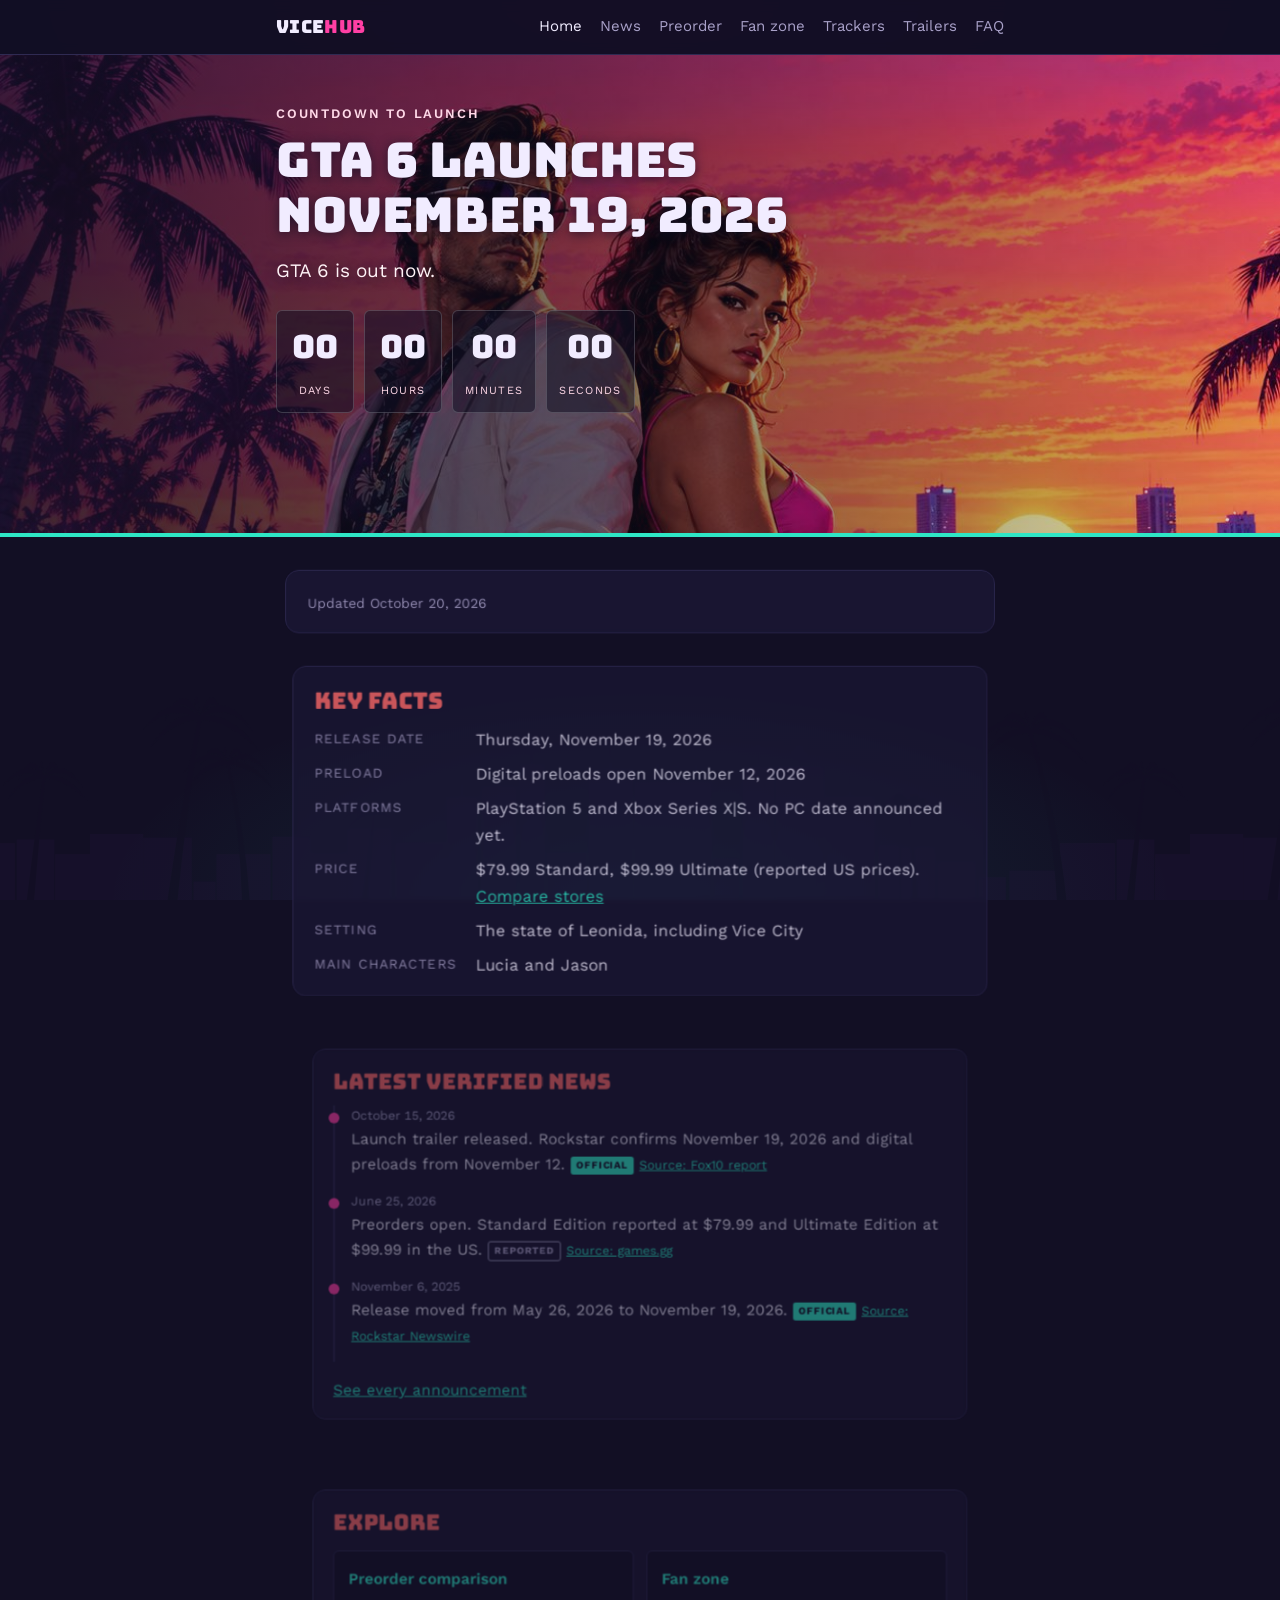
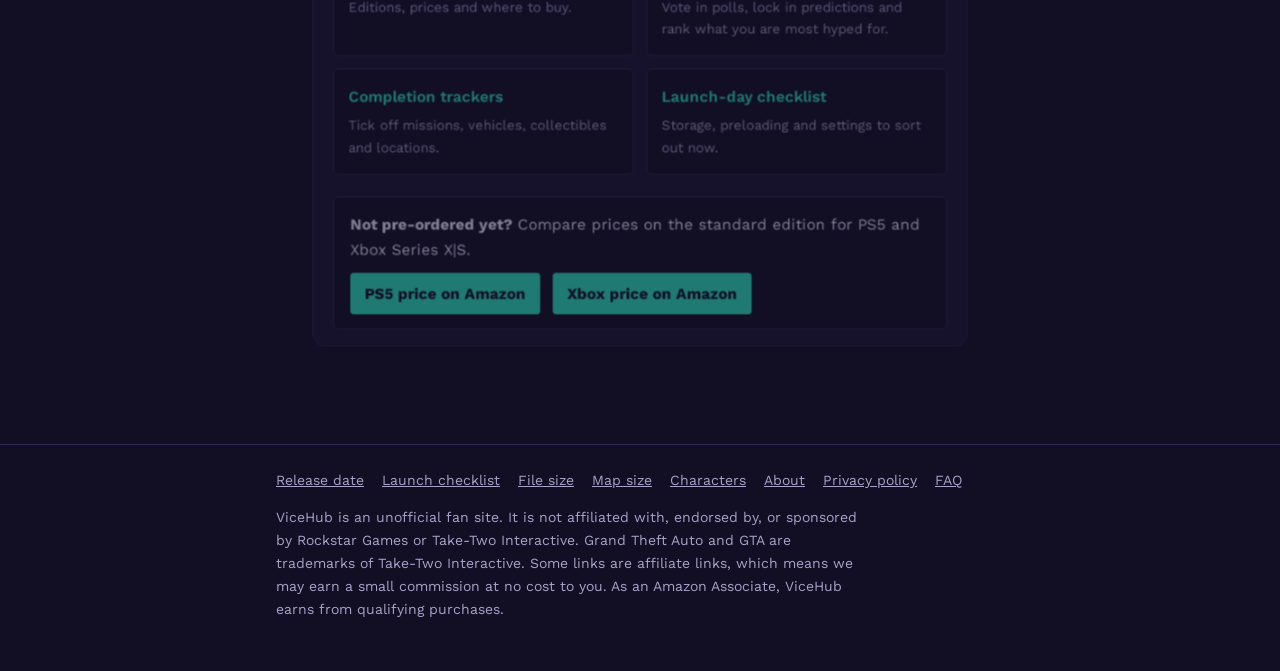
<file: index.html>
<!doctype html>
<html lang="en">
<head>
<meta charset="utf-8">
<meta name="viewport" content="width=device-width, initial-scale=1, viewport-fit=cover">
<title>GTA 6 Release Date Countdown & Launch Guide | ViceHub</title>
<meta name="description" content="GTA 6 releases November 19, 2026 on PS5 and Xbox Series X|S. Live countdown, verified news, preorder prices, fan polls and launch trackers.">
<link rel="canonical" href="https://vicehub.city/">
<meta property="og:title" content="GTA 6 Release Date Countdown & Launch Guide | ViceHub">
<meta property="og:description" content="GTA 6 releases November 19, 2026 on PS5 and Xbox Series X|S. Live countdown, verified news, preorder prices, fan polls and launch trackers.">
<meta property="og:type" content="website">
<link rel="preconnect" href="https://fonts.googleapis.com">
<link rel="stylesheet" href="https://fonts.googleapis.com/css2?family=Bungee&family=Work+Sans:wght@400;600;700&display=swap">
<link rel="stylesheet" href="style.css?v=9">
<script async src="https://pagead2.googlesyndication.com/pagead/js/adsbygoogle.js?client=ca-pub-5385328860791776" crossorigin="anonymous"></script>
</head>
<body>
<header class="top"><div class="wrap">
<a class="logo" href="index.html">Vice<span>Hub</span></a>
<nav class="nav" aria-label="Main"><a href="index.html" aria-current="page">Home</a><a href="news.html">News</a><a href="preorder.html">Preorder</a><a href="fan-zone.html">Fan zone</a><a href="trackers.html">Trackers</a><a href="trailers.html">Trailers</a><a href="faq.html">FAQ</a></nav>
</div></header>
<section class="hero"><div class="wrap">
<p class="eyebrow">Countdown to launch</p>
<h1>GTA 6 launches November 19, 2026</h1>
<p class="lede" id="cd-note">Release date, preload times, platforms and everything you should do before launch day, in one place.</p>
<ul class="countdown" aria-label="Time until launch">
<li><b id="cd-d">--</b><small>Days</small></li>
<li><b id="cd-h">--</b><small>Hours</small></li>
<li><b id="cd-m">--</b><small>Minutes</small></li>
<li><b id="cd-s">--</b><small>Seconds</small></li>
</ul>
</div></section><script>
(function () {
  var target = new Date(2026, 10, 19, 0, 0, 0); // Nov 19, 2026, midnight in the visitor's time zone
  var ids = ["d", "h", "m", "s"];
  function tick() {
    var left = Math.max(0, target - new Date());
    var v = [Math.floor(left / 864e5), Math.floor(left / 36e5) % 24, Math.floor(left / 6e4) % 60, Math.floor(left / 1e3) % 60];
    ids.forEach(function (id, i) { var el = document.getElementById("cd-" + id); if (el) el.textContent = String(v[i]).padStart(2, "0"); });
    if (left === 0) { var t = document.getElementById("cd-note"); if (t) t.textContent = "GTA 6 is out now."; }
  }
  tick(); setInterval(tick, 1000);
})();
</script>
<main class="shell"><div class="wrap">
<section class="box">
<p class="updated">Updated October 20, 2026</p>
</section>
<section class="box">
<h2>Key facts</h2>
<dl class="facts">
<dt>Release date</dt><dd>Thursday, November 19, 2026</dd>
<dt>Preload</dt><dd>Digital preloads open November 12, 2026</dd>
<dt>Platforms</dt><dd>PlayStation 5 and Xbox Series X|S. No PC date announced yet.</dd>
<dt>Price</dt><dd>$79.99 Standard, $99.99 Ultimate (reported US prices). <a href="preorder.html">Compare stores</a></dd>
<dt>Setting</dt><dd>The state of Leonida, including Vice City</dd>
<dt>Main characters</dt><dd>Lucia and Jason</dd>
</dl>
</section>
<section class="box">
<h2>Latest verified news</h2>
<ul class="timeline"><li><time datetime="2026-10-15">October 15, 2026</time>Launch trailer released. Rockstar confirms November 19, 2026 and digital preloads from November 12. <span class="tag tag-official">Official</span> <a class="src" href="https://www.fox10tv.com/2026/10/16/gta-6-locks-nov-19-release-date-after-delays/" rel="noopener">Source: Fox10 report</a></li><li><time datetime="2026-06-25">June 25, 2026</time>Preorders open. Standard Edition reported at $79.99 and Ultimate Edition at $99.99 in the US. <span class="tag tag-reported">Reported</span> <a class="src" href="https://games.gg/news/gta-6-release-date-preorder-ps5/" rel="noopener">Source: games.gg</a></li><li><time datetime="2025-11-06">November 6, 2025</time>Release moved from May 26, 2026 to November 19, 2026. <span class="tag tag-official">Official</span> <a class="src" href="https://www.rockstargames.com/newswire" rel="noopener">Source: Rockstar Newswire</a></li></ul>
<p><a href="news.html">See every announcement</a></p>
</section>
<section class="box">
<h2>Explore</h2>
<ul class="cards">
<li><a href="preorder.html">Preorder comparison</a><p>Editions, prices and where to buy.</p></li>
<li><a href="fan-zone.html">Fan zone</a><p>Vote in polls, lock in predictions and rank what you are most hyped for.</p></li>
<li><a href="trackers.html">Completion trackers</a><p>Tick off missions, vehicles, collectibles and locations.</p></li>
<li><a href="launch-checklist.html">Launch-day checklist</a><p>Storage, preloading and settings to sort out now.</p></li>
</ul>
<aside class="affiliate">
<p><strong>Not pre-ordered yet?</strong> Compare prices on the standard edition for PS5 and Xbox Series X|S.</p>
<a class="btn" href="https://www.amazon.com/s?k=grand+theft+auto+vi+ps5&amp;tag=vicehub01-20" rel="sponsored nofollow noopener">PS5 price on Amazon</a>
<a class="btn" href="https://www.amazon.com/s?k=grand+theft+auto+vi+xbox+series+x&amp;tag=vicehub01-20" rel="sponsored nofollow noopener">Xbox price on Amazon</a>
</aside>
</section>
</div>
<aside class="rail" aria-label="Advertisement"><div class="ad-slot rail-inner">
<span class="ad-label">Advertisement</span>
<ins class="adsbygoogle"
     style="display:block"
     data-ad-format="fluid"
     data-ad-layout-key="-fb+5w+4e-db+86"
     data-ad-client="ca-pub-5385328860791776"
     data-ad-slot="5319581684"></ins>
<script>(adsbygoogle = window.adsbygoogle || []).push({});</script>
</div></aside>
</main>
<footer><div class="wrap">
<nav aria-label="Footer"><a href="release-date.html">Release date</a><a href="launch-checklist.html">Launch checklist</a><a href="gta-6-file-size.html">File size</a><a href="gta-6-map-size.html">Map size</a><a href="gta-6-characters.html">Characters</a><a href="about.html">About</a><a href="privacy.html">Privacy policy</a><a href="faq.html">FAQ</a></nav>
<p>ViceHub is an unofficial fan site. It is not affiliated with, endorsed by, or sponsored by Rockstar Games or Take-Two Interactive. Grand Theft Auto and GTA are trademarks of Take-Two Interactive. Some links are affiliate links, which means we may earn a small commission at no cost to you. As an Amazon Associate, ViceHub earns from qualifying purchases.</p>
</div></footer>
<script src="box.js?v=1"></script>

</body>
</html>
</file>
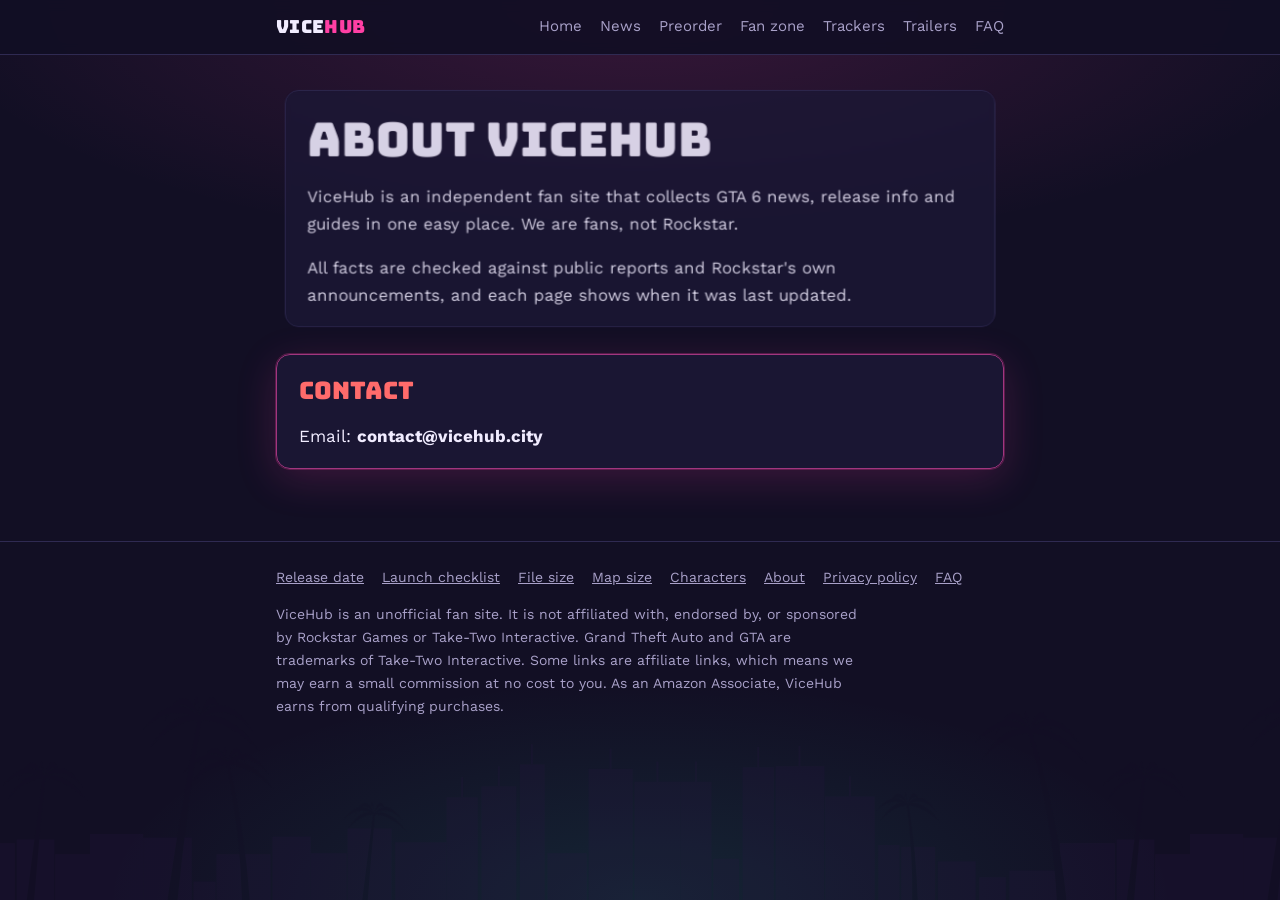
<file: about.html>
<!doctype html>
<html lang="en">
<head>
<meta charset="utf-8">
<meta name="viewport" content="width=device-width, initial-scale=1, viewport-fit=cover">
<title>About | ViceHub</title>
<meta name="description" content="About ViceHub, an unofficial GTA 6 fan site.">
<link rel="canonical" href="https://vicehub.city/about.html">
<meta property="og:title" content="About | ViceHub">
<meta property="og:description" content="About ViceHub, an unofficial GTA 6 fan site.">
<meta property="og:type" content="website">
<link rel="preconnect" href="https://fonts.googleapis.com">
<link rel="stylesheet" href="https://fonts.googleapis.com/css2?family=Bungee&family=Work+Sans:wght@400;600;700&display=swap">
<link rel="stylesheet" href="style.css?v=9">
<script async src="https://pagead2.googlesyndication.com/pagead/js/adsbygoogle.js?client=ca-pub-5385328860791776" crossorigin="anonymous"></script>
</head>
<body>
<header class="top"><div class="wrap">
<a class="logo" href="index.html">Vice<span>Hub</span></a>
<nav class="nav" aria-label="Main"><a href="index.html">Home</a><a href="news.html">News</a><a href="preorder.html">Preorder</a><a href="fan-zone.html">Fan zone</a><a href="trackers.html">Trackers</a><a href="trailers.html">Trailers</a><a href="faq.html">FAQ</a></nav>
</div></header>

<main class="shell"><div class="wrap">
<section class="box">
<h1>About ViceHub</h1>
<p>ViceHub is an independent fan site that collects GTA 6 news, release info and guides in one easy place. We are fans, not Rockstar.</p>
<p>All facts are checked against public reports and Rockstar's own announcements, and each page shows when it was last updated.</p>
</section>
<section class="box">
<h2>Contact</h2>
<p>Email: <strong>contact@vicehub.city</strong></p>
</section>
</div>
<aside class="rail" aria-label="Advertisement"><div class="ad-slot rail-inner">
<span class="ad-label">Advertisement</span>
<ins class="adsbygoogle"
     style="display:block"
     data-ad-format="fluid"
     data-ad-layout-key="-fb+5w+4e-db+86"
     data-ad-client="ca-pub-5385328860791776"
     data-ad-slot="5319581684"></ins>
<script>(adsbygoogle = window.adsbygoogle || []).push({});</script>
</div></aside>
</main>
<footer><div class="wrap">
<nav aria-label="Footer"><a href="release-date.html">Release date</a><a href="launch-checklist.html">Launch checklist</a><a href="gta-6-file-size.html">File size</a><a href="gta-6-map-size.html">Map size</a><a href="gta-6-characters.html">Characters</a><a href="about.html">About</a><a href="privacy.html">Privacy policy</a><a href="faq.html">FAQ</a></nav>
<p>ViceHub is an unofficial fan site. It is not affiliated with, endorsed by, or sponsored by Rockstar Games or Take-Two Interactive. Grand Theft Auto and GTA are trademarks of Take-Two Interactive. Some links are affiliate links, which means we may earn a small commission at no cost to you. As an Amazon Associate, ViceHub earns from qualifying purchases.</p>
</div></footer>
<script src="box.js?v=1"></script>

</body>
</html>
</file>
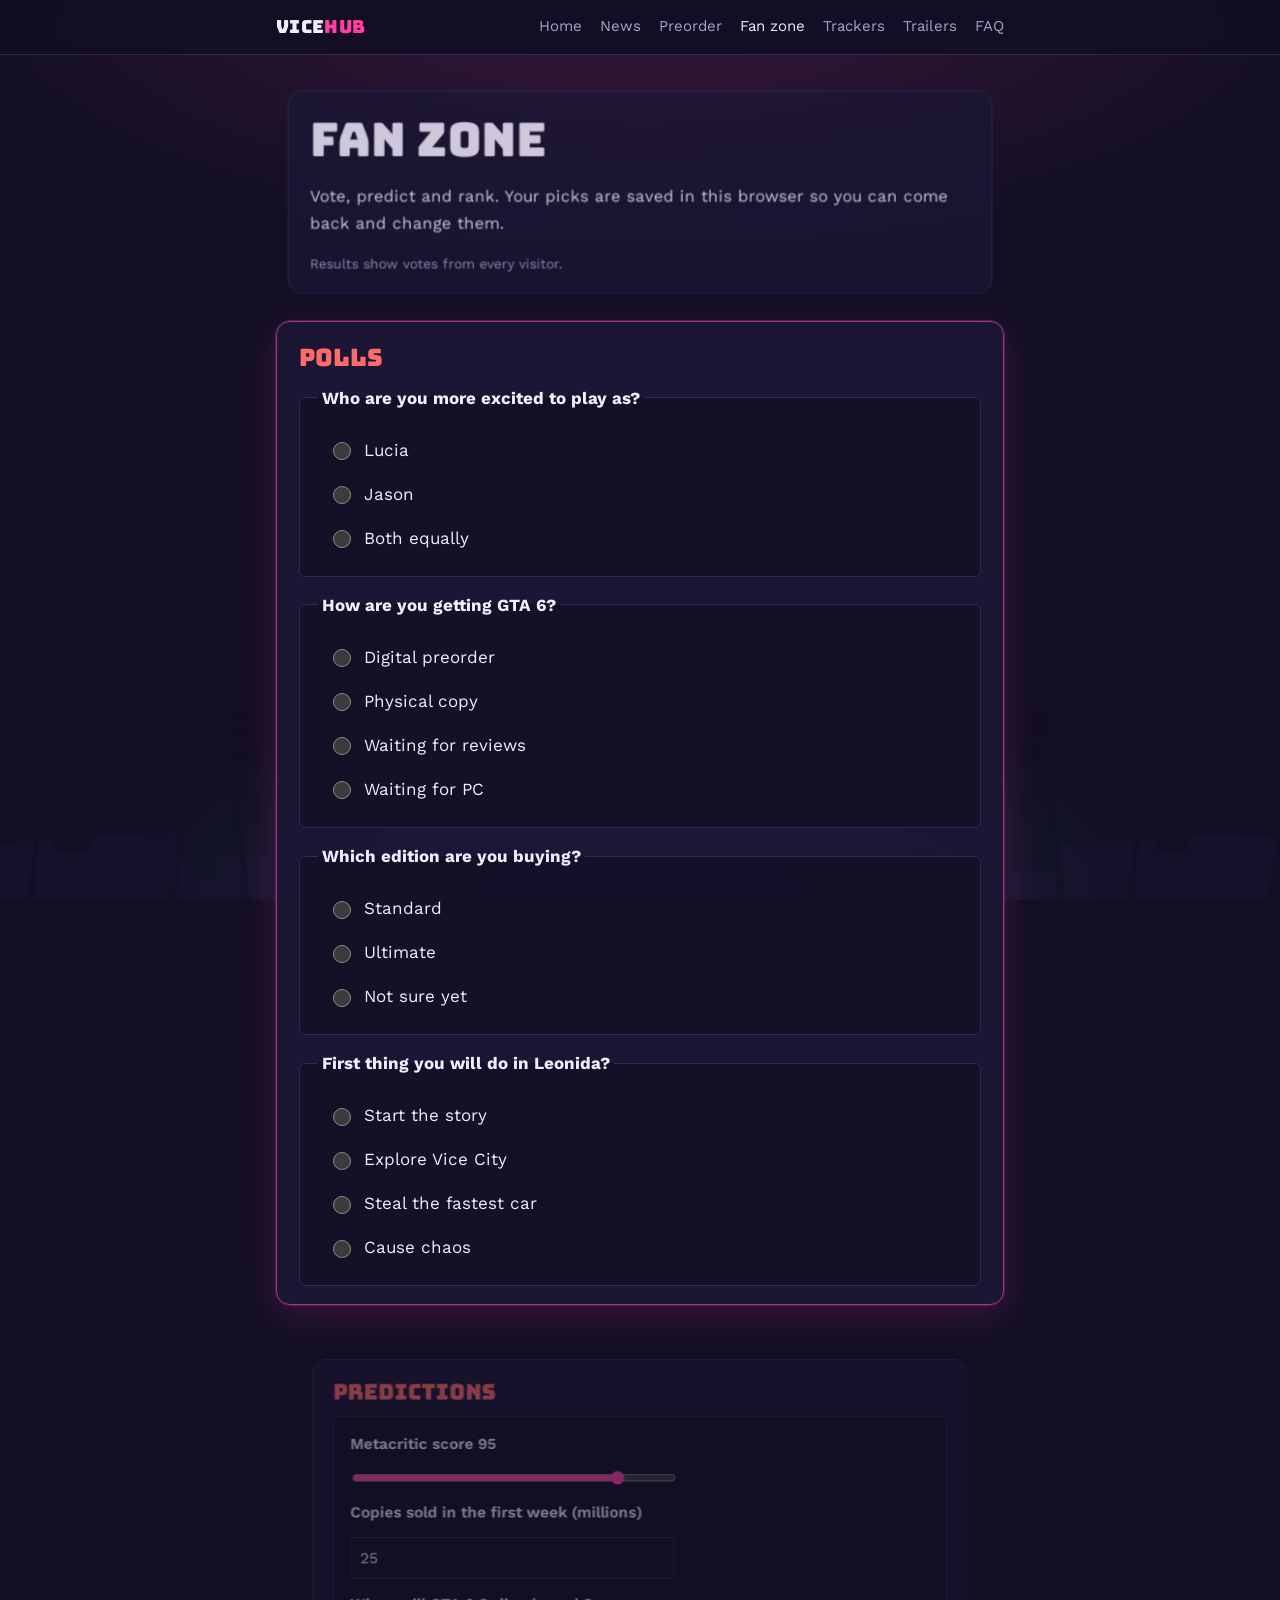
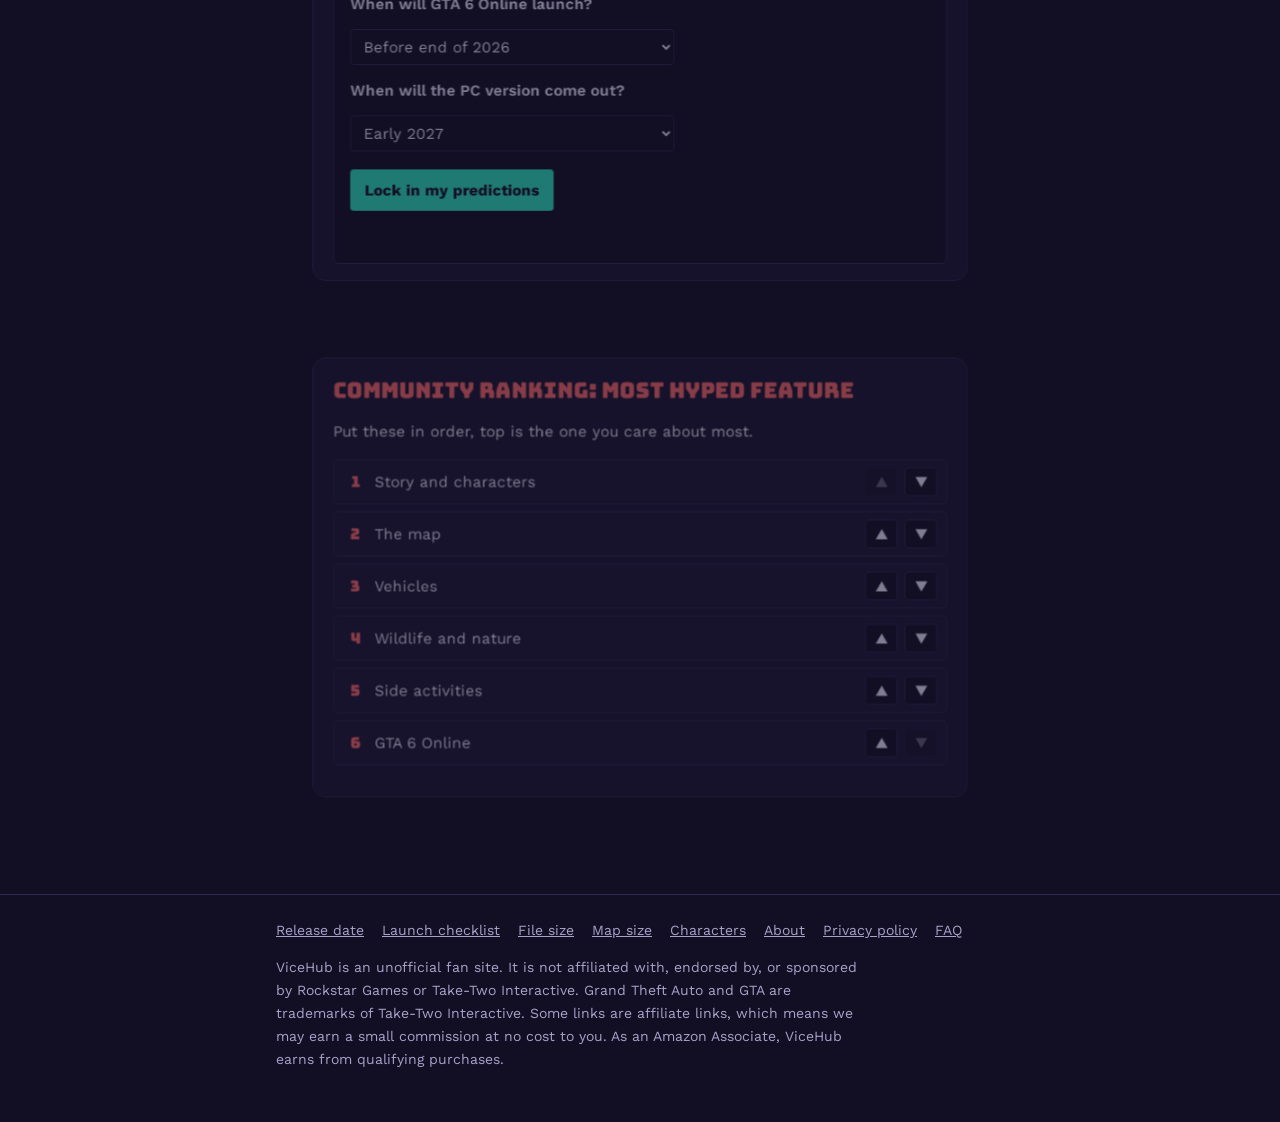
<file: fan-zone.html>
<!doctype html>
<html lang="en">
<head>
<meta charset="utf-8">
<meta name="viewport" content="width=device-width, initial-scale=1, viewport-fit=cover">
<title>GTA 6 Fan Polls, Predictions & Rankings | ViceHub</title>
<meta name="description" content="Vote in GTA 6 fan polls, make your launch predictions and rank the features you are most excited about.">
<link rel="canonical" href="https://vicehub.city/fan-zone.html">
<meta property="og:title" content="GTA 6 Fan Polls, Predictions & Rankings | ViceHub">
<meta property="og:description" content="Vote in GTA 6 fan polls, make your launch predictions and rank the features you are most excited about.">
<meta property="og:type" content="website">
<link rel="preconnect" href="https://fonts.googleapis.com">
<link rel="stylesheet" href="https://fonts.googleapis.com/css2?family=Bungee&family=Work+Sans:wght@400;600;700&display=swap">
<link rel="stylesheet" href="style.css?v=9">
<script async src="https://pagead2.googlesyndication.com/pagead/js/adsbygoogle.js?client=ca-pub-5385328860791776" crossorigin="anonymous"></script>
</head>
<body>
<header class="top"><div class="wrap">
<a class="logo" href="index.html">Vice<span>Hub</span></a>
<nav class="nav" aria-label="Main"><a href="index.html">Home</a><a href="news.html">News</a><a href="preorder.html">Preorder</a><a href="fan-zone.html" aria-current="page">Fan zone</a><a href="trackers.html">Trackers</a><a href="trailers.html">Trailers</a><a href="faq.html">FAQ</a></nav>
</div></header>

<main class="shell"><div class="wrap">
<section class="box">
<h1>Fan zone</h1>
<p>Vote, predict and rank. Your picks are saved in this browser so you can come back and change them.</p>
<p class="note" id="fan-mode"></p>
</section>
<section class="box">
<h2>Polls</h2>
<div id="polls" class="stack"></div>
</section>
<section class="box">
<h2>Predictions</h2>
<form id="predict" class="panel stack">
<label for="p-score">Metacritic score <output id="p-score-out" class="num">95</output></label>
<input type="range" id="p-score" name="score" min="70" max="100" value="95">
<label for="p-sales">Copies sold in the first week (millions)</label>
<input type="number" id="p-sales" name="sales" min="0" max="200" step="1" value="25" inputmode="numeric">
<label for="p-online">When will GTA 6 Online launch?</label>
<select id="p-online" name="online">
<option>Before end of 2026</option><option>Early 2027</option><option>Mid 2027</option><option>Late 2027 or later</option>
</select>
<label for="p-pc">When will the PC version come out?</label>
<select id="p-pc" name="pc">
<option>Early 2027</option><option>Late 2027</option><option>2028 or later</option>
</select>
<button type="submit" class="btn">Lock in my predictions</button>
<p id="predict-msg" class="note" role="status"></p>
</form>
</section>
<section class="box">
<h2>Community ranking: most hyped feature</h2>
<p>Put these in order, top is the one you care about most.</p>
<ol id="rank" class="rank"></ol>
<p id="rank-msg" class="note" role="status"></p>
<div id="rank-results"></div>
</section>
</div>
<aside class="rail" aria-label="Advertisement"><div class="ad-slot rail-inner">
<span class="ad-label">Advertisement</span>
<ins class="adsbygoogle"
     style="display:block"
     data-ad-format="fluid"
     data-ad-layout-key="-fb+5w+4e-db+86"
     data-ad-client="ca-pub-5385328860791776"
     data-ad-slot="5319581684"></ins>
<script>(adsbygoogle = window.adsbygoogle || []).push({});</script>
</div></aside>
</main>
<footer><div class="wrap">
<nav aria-label="Footer"><a href="release-date.html">Release date</a><a href="launch-checklist.html">Launch checklist</a><a href="gta-6-file-size.html">File size</a><a href="gta-6-map-size.html">Map size</a><a href="gta-6-characters.html">Characters</a><a href="about.html">About</a><a href="privacy.html">Privacy policy</a><a href="faq.html">FAQ</a></nav>
<p>ViceHub is an unofficial fan site. It is not affiliated with, endorsed by, or sponsored by Rockstar Games or Take-Two Interactive. Grand Theft Auto and GTA are trademarks of Take-Two Interactive. Some links are affiliate links, which means we may earn a small commission at no cost to you. As an Amazon Associate, ViceHub earns from qualifying purchases.</p>
</div></footer>
<script src="box.js?v=1"></script>
<script src="fan.js?v=2"></script>
</body>
</html>
</file>
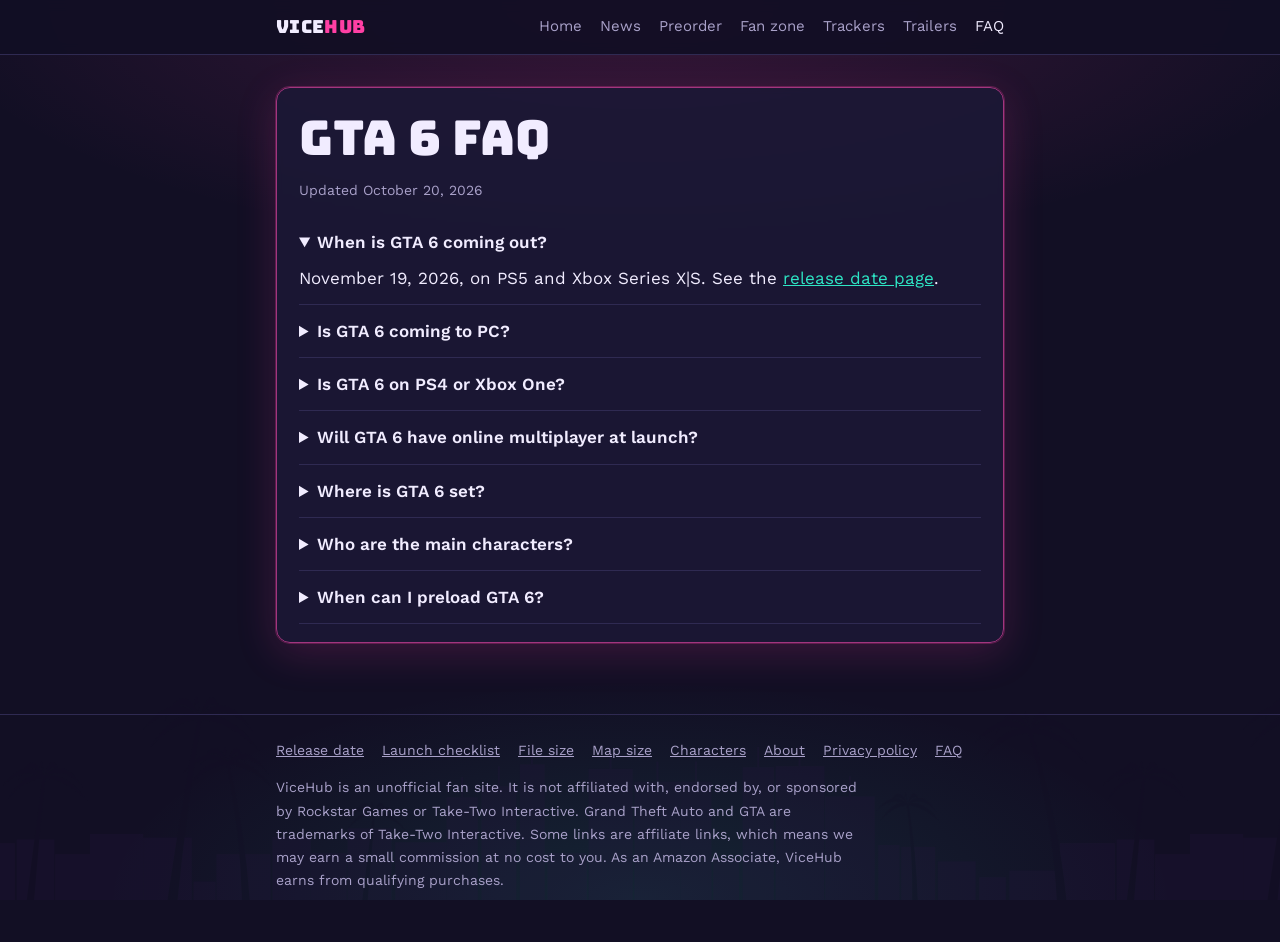
<file: faq.html>
<!doctype html>
<html lang="en">
<head>
<meta charset="utf-8">
<meta name="viewport" content="width=device-width, initial-scale=1, viewport-fit=cover">
<title>GTA 6 FAQ: PC, Online, Price, Map | ViceHub</title>
<meta name="description" content="Quick answers to the most asked GTA 6 questions: PC version, online mode, platforms, map and characters.">
<link rel="canonical" href="https://vicehub.city/faq.html">
<meta property="og:title" content="GTA 6 FAQ: PC, Online, Price, Map | ViceHub">
<meta property="og:description" content="Quick answers to the most asked GTA 6 questions: PC version, online mode, platforms, map and characters.">
<meta property="og:type" content="website">
<link rel="preconnect" href="https://fonts.googleapis.com">
<link rel="stylesheet" href="https://fonts.googleapis.com/css2?family=Bungee&family=Work+Sans:wght@400;600;700&display=swap">
<link rel="stylesheet" href="style.css?v=9">
<script async src="https://pagead2.googlesyndication.com/pagead/js/adsbygoogle.js?client=ca-pub-5385328860791776" crossorigin="anonymous"></script>
</head>
<body>
<header class="top"><div class="wrap">
<a class="logo" href="index.html">Vice<span>Hub</span></a>
<nav class="nav" aria-label="Main"><a href="index.html">Home</a><a href="news.html">News</a><a href="preorder.html">Preorder</a><a href="fan-zone.html">Fan zone</a><a href="trackers.html">Trackers</a><a href="trailers.html">Trailers</a><a href="faq.html" aria-current="page">FAQ</a></nav>
</div></header>

<main class="shell"><div class="wrap">
<section class="box">
<h1>GTA 6 FAQ</h1>
<p class="updated">Updated October 20, 2026</p>
<details open><summary>When is GTA 6 coming out?</summary><p>November 19, 2026, on PS5 and Xbox Series X|S. See the <a href="release-date.html">release date page</a>.</p></details>
<details><summary>Is GTA 6 coming to PC?</summary><p>Not at launch. No PC date has been announced.</p></details>
<details><summary>Is GTA 6 on PS4 or Xbox One?</summary><p>No. It is only announced for current-generation consoles.</p></details>
<details><summary>Will GTA 6 have online multiplayer at launch?</summary><p>Reports say online will not be available on day one. Rockstar has not shared an online release date.</p></details>
<details><summary>Where is GTA 6 set?</summary><p>In the fictional state of Leonida, which is based on Florida and includes Vice City.</p></details>
<details><summary>Who are the main characters?</summary><p>Lucia and Jason, a criminal duo.</p></details>
<details><summary>When can I preload GTA 6?</summary><p>Digital preloads open November 12, 2026.</p></details>
</section>
</div>
<aside class="rail" aria-label="Advertisement"><div class="ad-slot rail-inner">
<span class="ad-label">Advertisement</span>
<ins class="adsbygoogle"
     style="display:block"
     data-ad-format="fluid"
     data-ad-layout-key="-fb+5w+4e-db+86"
     data-ad-client="ca-pub-5385328860791776"
     data-ad-slot="5319581684"></ins>
<script>(adsbygoogle = window.adsbygoogle || []).push({});</script>
</div></aside>
</main>
<footer><div class="wrap">
<nav aria-label="Footer"><a href="release-date.html">Release date</a><a href="launch-checklist.html">Launch checklist</a><a href="gta-6-file-size.html">File size</a><a href="gta-6-map-size.html">Map size</a><a href="gta-6-characters.html">Characters</a><a href="about.html">About</a><a href="privacy.html">Privacy policy</a><a href="faq.html">FAQ</a></nav>
<p>ViceHub is an unofficial fan site. It is not affiliated with, endorsed by, or sponsored by Rockstar Games or Take-Two Interactive. Grand Theft Auto and GTA are trademarks of Take-Two Interactive. Some links are affiliate links, which means we may earn a small commission at no cost to you. As an Amazon Associate, ViceHub earns from qualifying purchases.</p>
</div></footer>
<script src="box.js?v=1"></script>

</body>
</html>
</file>
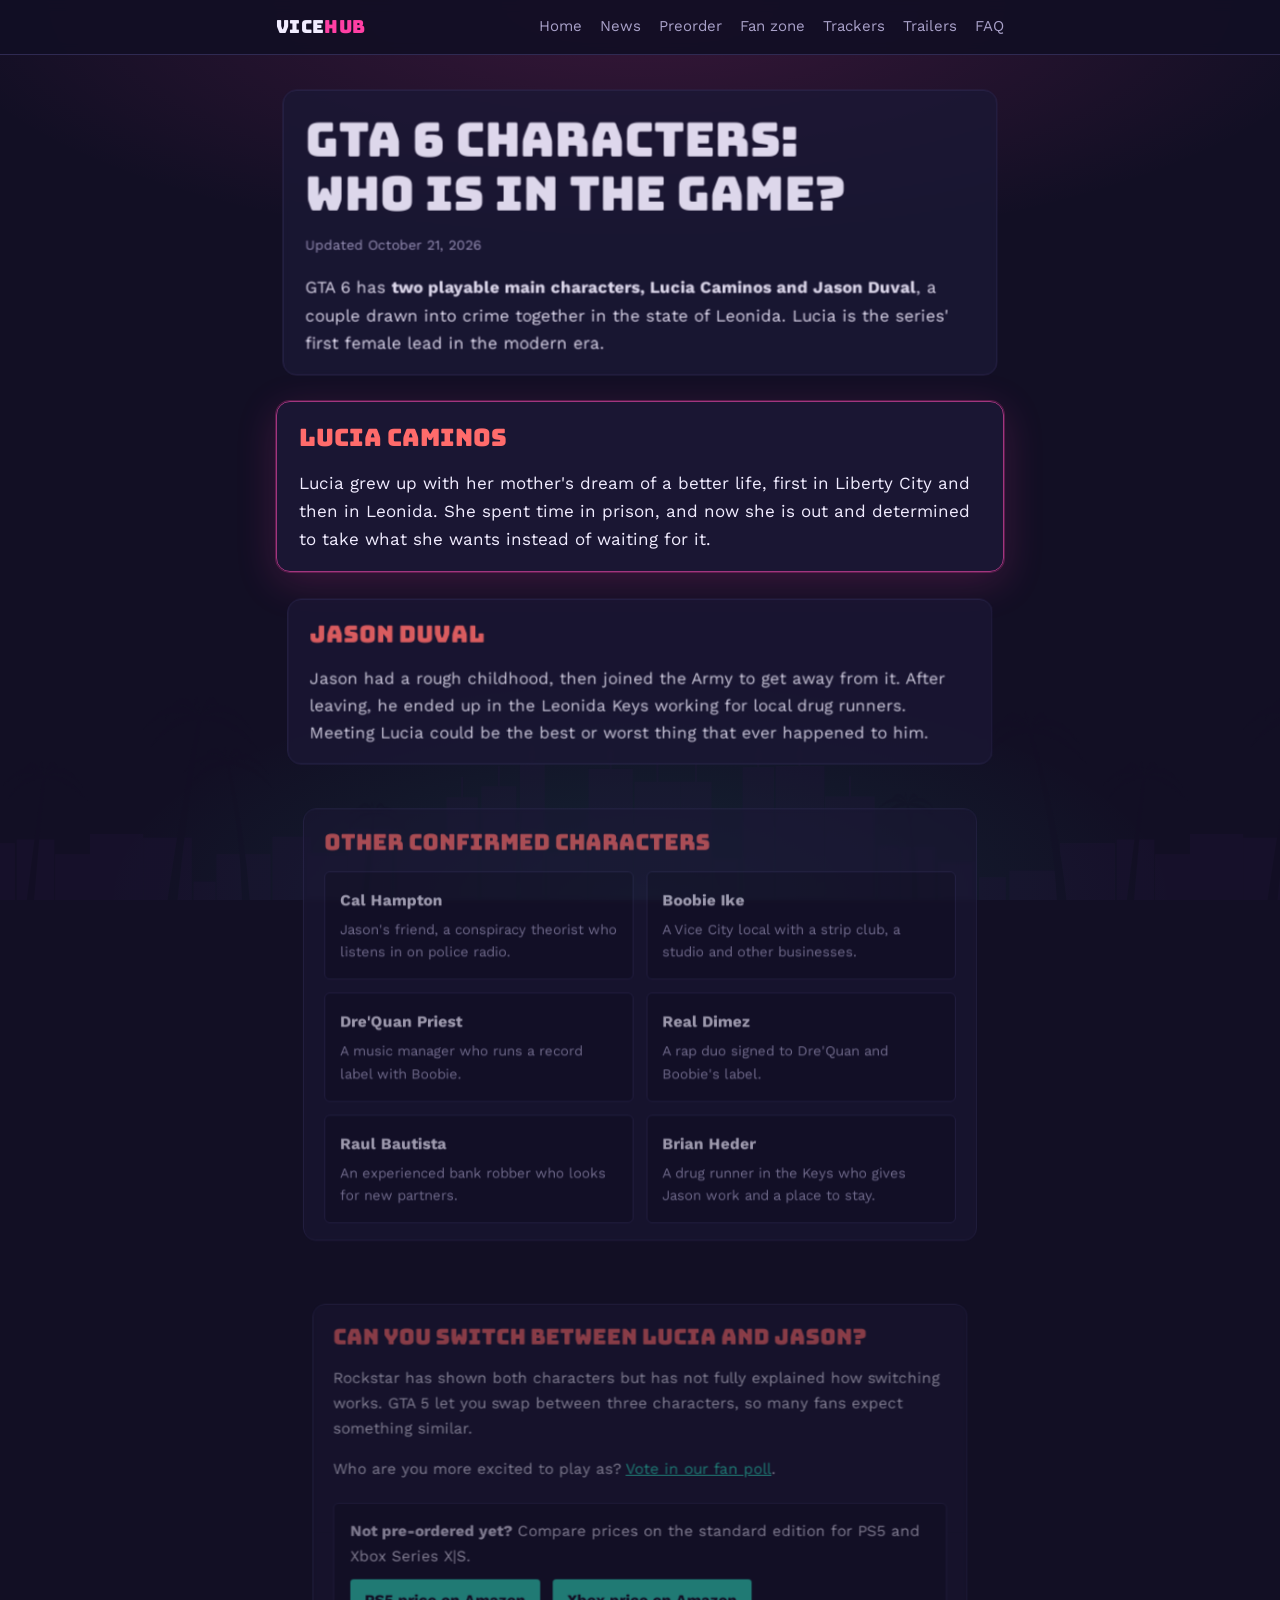
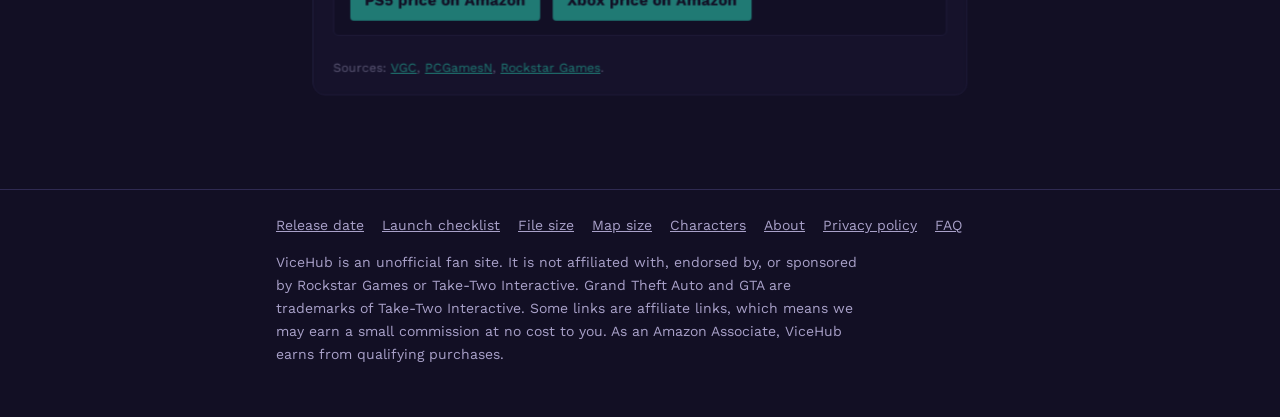
<file: gta-6-characters.html>
<!doctype html>
<html lang="en">
<head>
<meta charset="utf-8">
<meta name="viewport" content="width=device-width, initial-scale=1, viewport-fit=cover">
<title>GTA 6 Characters: Lucia, Jason and the Full Cast | ViceHub</title>
<meta name="description" content="Meet the GTA 6 characters: protagonists Lucia Caminos and Jason Duval, plus every other character Rockstar has confirmed.">
<link rel="canonical" href="https://vicehub.city/gta-6-characters.html">
<meta property="og:title" content="GTA 6 Characters: Lucia, Jason and the Full Cast | ViceHub">
<meta property="og:description" content="Meet the GTA 6 characters: protagonists Lucia Caminos and Jason Duval, plus every other character Rockstar has confirmed.">
<meta property="og:type" content="website">
<link rel="preconnect" href="https://fonts.googleapis.com">
<link rel="stylesheet" href="https://fonts.googleapis.com/css2?family=Bungee&family=Work+Sans:wght@400;600;700&display=swap">
<link rel="stylesheet" href="style.css?v=9">
<script async src="https://pagead2.googlesyndication.com/pagead/js/adsbygoogle.js?client=ca-pub-5385328860791776" crossorigin="anonymous"></script>
</head>
<body>
<header class="top"><div class="wrap">
<a class="logo" href="index.html">Vice<span>Hub</span></a>
<nav class="nav" aria-label="Main"><a href="index.html">Home</a><a href="news.html">News</a><a href="preorder.html">Preorder</a><a href="fan-zone.html">Fan zone</a><a href="trackers.html">Trackers</a><a href="trailers.html">Trailers</a><a href="faq.html">FAQ</a></nav>
</div></header>

<main class="shell"><div class="wrap">
<section class="box">
<h1>GTA 6 characters: who is in the game?</h1>
<p class="updated">Updated October 21, 2026</p>
<p>GTA 6 has <strong>two playable main characters, Lucia Caminos and Jason Duval</strong>, a couple drawn into crime together in the state of Leonida. Lucia is the series' first female lead in the modern era.</p>
</section>
<section class="box">
<h2>Lucia Caminos</h2>
<p>Lucia grew up with her mother's dream of a better life, first in Liberty City and then in Leonida. She spent time in prison, and now she is out and determined to take what she wants instead of waiting for it.</p>
</section>
<section class="box">
<h2>Jason Duval</h2>
<p>Jason had a rough childhood, then joined the Army to get away from it. After leaving, he ended up in the Leonida Keys working for local drug runners. Meeting Lucia could be the best or worst thing that ever happened to him.</p>
</section>
<section class="box">
<h2>Other confirmed characters</h2>
<ul class="cards">
<li><strong>Cal Hampton</strong><p>Jason's friend, a conspiracy theorist who listens in on police radio.</p></li>
<li><strong>Boobie Ike</strong><p>A Vice City local with a strip club, a studio and other businesses.</p></li>
<li><strong>Dre'Quan Priest</strong><p>A music manager who runs a record label with Boobie.</p></li>
<li><strong>Real Dimez</strong><p>A rap duo signed to Dre'Quan and Boobie's label.</p></li>
<li><strong>Raul Bautista</strong><p>An experienced bank robber who looks for new partners.</p></li>
<li><strong>Brian Heder</strong><p>A drug runner in the Keys who gives Jason work and a place to stay.</p></li>
</ul>
</section>
<section class="box">
<h2>Can you switch between Lucia and Jason?</h2>
<p>Rockstar has shown both characters but has not fully explained how switching works. GTA 5 let you swap between three characters, so many fans expect something similar.</p>
<p>Who are you more excited to play as? <a href="fan-zone.html">Vote in our fan poll</a>.</p>
<aside class="affiliate">
<p><strong>Not pre-ordered yet?</strong> Compare prices on the standard edition for PS5 and Xbox Series X|S.</p>
<a class="btn" href="https://www.amazon.com/s?k=grand+theft+auto+vi+ps5&amp;tag=vicehub01-20" rel="sponsored nofollow noopener">PS5 price on Amazon</a>
<a class="btn" href="https://www.amazon.com/s?k=grand+theft+auto+vi+xbox+series+x&amp;tag=vicehub01-20" rel="sponsored nofollow noopener">Xbox price on Amazon</a>
</aside>
<p class="note">Sources: <a href="https://www.videogameschronicle.com/news/gta-6s-cast-of-characters-revealed/" rel="noopener">VGC</a>, <a href="https://www.pcgamesn.com/grand-theft-auto-6/characters" rel="noopener">PCGamesN</a>, <a href="https://www.rockstargames.com/VI" rel="noopener">Rockstar Games</a>.</p>
</section>
</div>
<aside class="rail" aria-label="Advertisement"><div class="ad-slot rail-inner">
<span class="ad-label">Advertisement</span>
<ins class="adsbygoogle"
     style="display:block"
     data-ad-format="fluid"
     data-ad-layout-key="-fb+5w+4e-db+86"
     data-ad-client="ca-pub-5385328860791776"
     data-ad-slot="5319581684"></ins>
<script>(adsbygoogle = window.adsbygoogle || []).push({});</script>
</div></aside>
</main>
<footer><div class="wrap">
<nav aria-label="Footer"><a href="release-date.html">Release date</a><a href="launch-checklist.html">Launch checklist</a><a href="gta-6-file-size.html">File size</a><a href="gta-6-map-size.html">Map size</a><a href="gta-6-characters.html">Characters</a><a href="about.html">About</a><a href="privacy.html">Privacy policy</a><a href="faq.html">FAQ</a></nav>
<p>ViceHub is an unofficial fan site. It is not affiliated with, endorsed by, or sponsored by Rockstar Games or Take-Two Interactive. Grand Theft Auto and GTA are trademarks of Take-Two Interactive. Some links are affiliate links, which means we may earn a small commission at no cost to you. As an Amazon Associate, ViceHub earns from qualifying purchases.</p>
</div></footer>
<script src="box.js?v=1"></script>

</body>
</html>
</file>
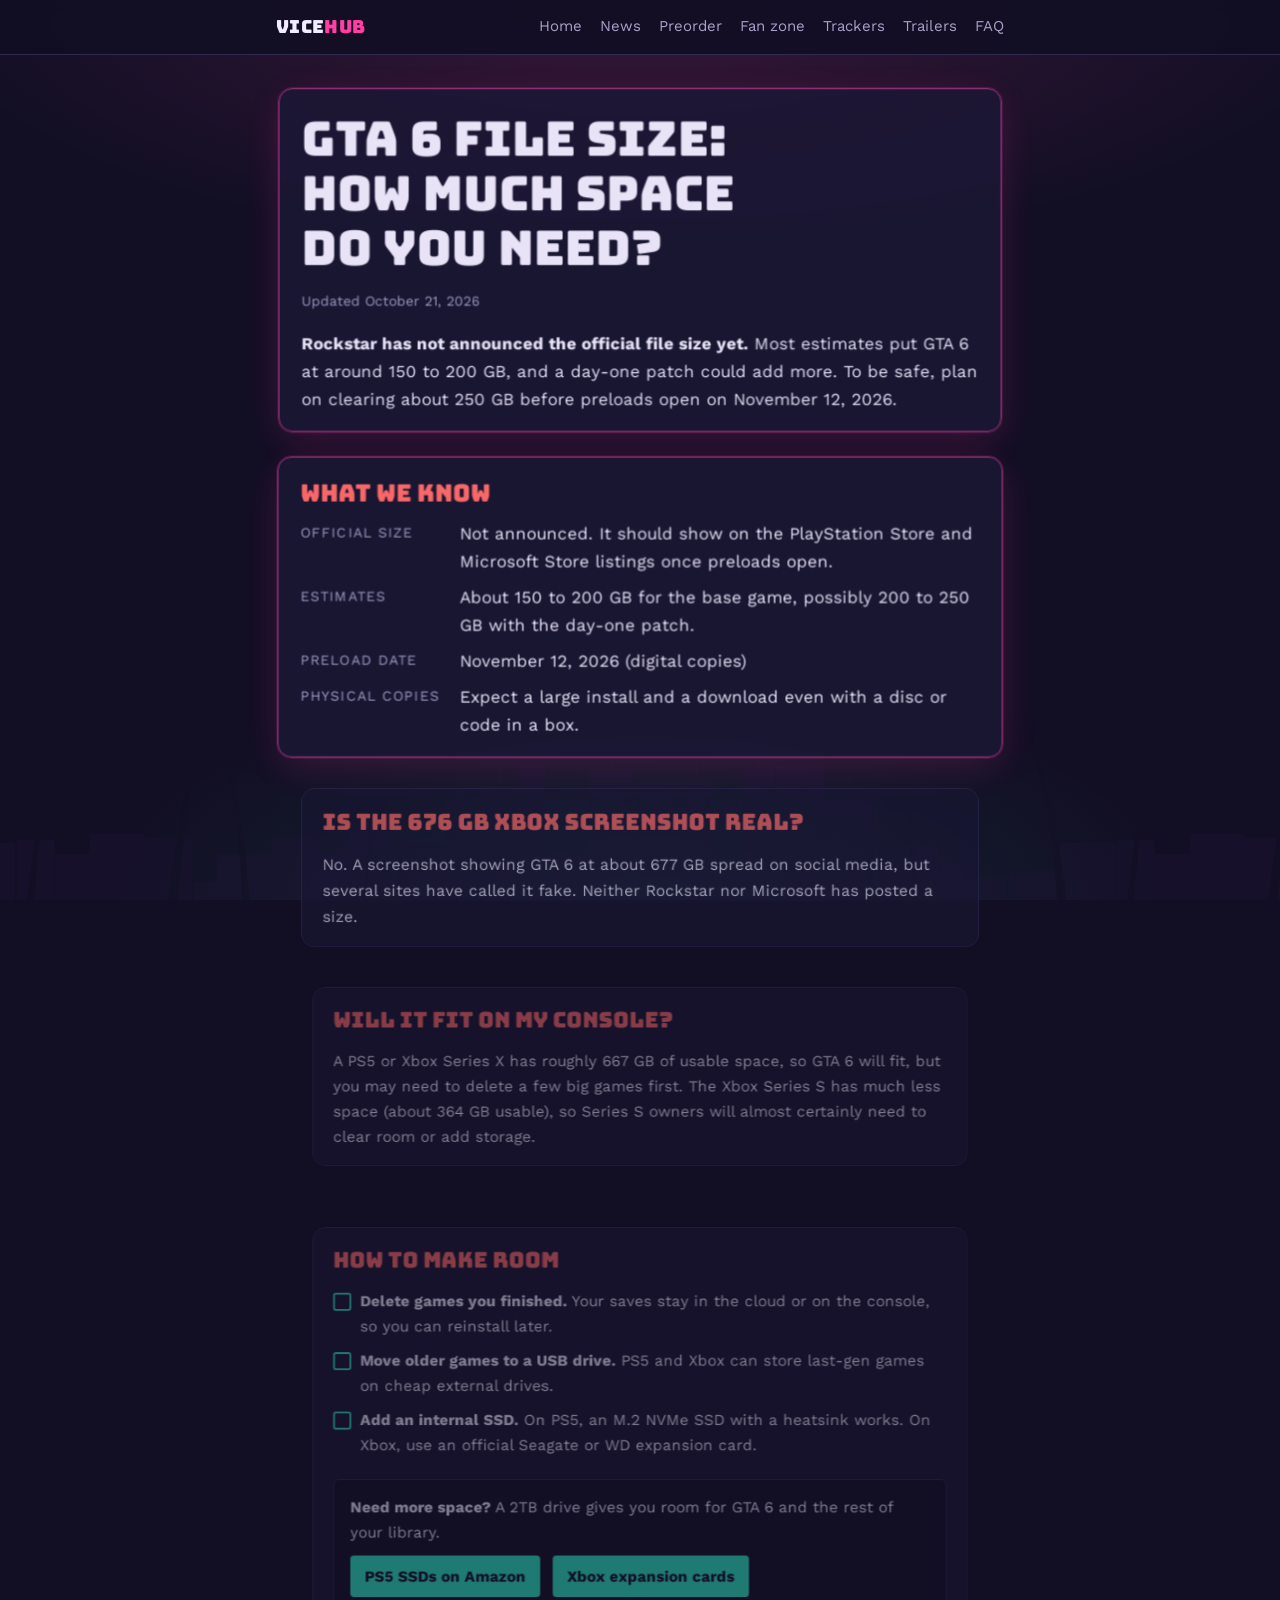
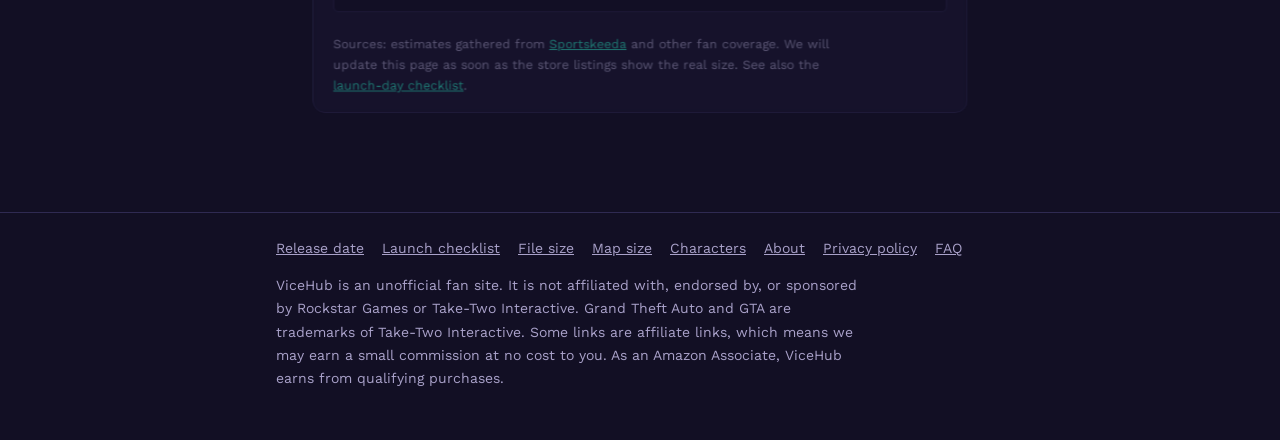
<file: gta-6-file-size.html>
<!doctype html>
<html lang="en">
<head>
<meta charset="utf-8">
<meta name="viewport" content="width=device-width, initial-scale=1, viewport-fit=cover">
<title>GTA 6 File Size: How Many GB on PS5 and Xbox? | ViceHub</title>
<meta name="description" content="How much storage GTA 6 needs on PS5 and Xbox Series X|S. What is confirmed, what is estimated, and how to make room before preload.">
<link rel="canonical" href="https://vicehub.city/gta-6-file-size.html">
<meta property="og:title" content="GTA 6 File Size: How Many GB on PS5 and Xbox? | ViceHub">
<meta property="og:description" content="How much storage GTA 6 needs on PS5 and Xbox Series X|S. What is confirmed, what is estimated, and how to make room before preload.">
<meta property="og:type" content="website">
<link rel="preconnect" href="https://fonts.googleapis.com">
<link rel="stylesheet" href="https://fonts.googleapis.com/css2?family=Bungee&family=Work+Sans:wght@400;600;700&display=swap">
<link rel="stylesheet" href="style.css?v=9">
<script async src="https://pagead2.googlesyndication.com/pagead/js/adsbygoogle.js?client=ca-pub-5385328860791776" crossorigin="anonymous"></script>
</head>
<body>
<header class="top"><div class="wrap">
<a class="logo" href="index.html">Vice<span>Hub</span></a>
<nav class="nav" aria-label="Main"><a href="index.html">Home</a><a href="news.html">News</a><a href="preorder.html">Preorder</a><a href="fan-zone.html">Fan zone</a><a href="trackers.html">Trackers</a><a href="trailers.html">Trailers</a><a href="faq.html">FAQ</a></nav>
</div></header>

<main class="shell"><div class="wrap">
<section class="box">
<h1>GTA 6 file size: how much space do you need?</h1>
<p class="updated">Updated October 21, 2026</p>
<p><strong>Rockstar has not announced the official file size yet.</strong> Most estimates put GTA 6 at around 150 to 200 GB, and a day-one patch could add more. To be safe, plan on clearing about 250 GB before preloads open on November 12, 2026.</p>
</section>
<section class="box">
<h2>What we know</h2>
<dl class="facts">
<dt>Official size</dt><dd>Not announced. It should show on the PlayStation Store and Microsoft Store listings once preloads open.</dd>
<dt>Estimates</dt><dd>About 150 to 200 GB for the base game, possibly 200 to 250 GB with the day-one patch.</dd>
<dt>Preload date</dt><dd>November 12, 2026 (digital copies)</dd>
<dt>Physical copies</dt><dd>Expect a large install and a download even with a disc or code in a box.</dd>
</dl>
</section>
<section class="box">
<h2>Is the 676 GB Xbox screenshot real?</h2>
<p>No. A screenshot showing GTA 6 at about 677 GB spread on social media, but several sites have called it fake. Neither Rockstar nor Microsoft has posted a size.</p>
</section>
<section class="box">
<h2>Will it fit on my console?</h2>
<p>A PS5 or Xbox Series X has roughly 667 GB of usable space, so GTA 6 will fit, but you may need to delete a few big games first. The Xbox Series S has much less space (about 364 GB usable), so Series S owners will almost certainly need to clear room or add storage.</p>
</section>
<section class="box">
<h2>How to make room</h2>
<ul class="check">
<li><strong>Delete games you finished.</strong> Your saves stay in the cloud or on the console, so you can reinstall later.</li>
<li><strong>Move older games to a USB drive.</strong> PS5 and Xbox can store last-gen games on cheap external drives.</li>
<li><strong>Add an internal SSD.</strong> On PS5, an M.2 NVMe SSD with a heatsink works. On Xbox, use an official Seagate or WD expansion card.</li>
</ul>
<aside class="affiliate">
<p><strong>Need more space?</strong> A 2TB drive gives you room for GTA 6 and the rest of your library.</p>
<a class="btn" href="https://www.amazon.com/s?k=ps5+2tb+nvme+ssd+heatsink&amp;tag=vicehub01-20" rel="sponsored nofollow noopener">PS5 SSDs on Amazon</a>
<a class="btn" href="https://www.amazon.com/s?k=xbox+series+x+storage+expansion+card&amp;tag=vicehub01-20" rel="sponsored nofollow noopener">Xbox expansion cards</a>
</aside>
<p class="note">Sources: estimates gathered from <a href="https://sportskeeda.com/gta/gta-6-will-take-200gb-storage-space-ps5-xbox-series-x-s-rumor-explored" rel="noopener">Sportskeeda</a> and other fan coverage. We will update this page as soon as the store listings show the real size. See also the <a href="launch-checklist.html">launch-day checklist</a>.</p>
</section>
</div>
<aside class="rail" aria-label="Advertisement"><div class="ad-slot rail-inner">
<span class="ad-label">Advertisement</span>
<ins class="adsbygoogle"
     style="display:block"
     data-ad-format="fluid"
     data-ad-layout-key="-fb+5w+4e-db+86"
     data-ad-client="ca-pub-5385328860791776"
     data-ad-slot="5319581684"></ins>
<script>(adsbygoogle = window.adsbygoogle || []).push({});</script>
</div></aside>
</main>
<footer><div class="wrap">
<nav aria-label="Footer"><a href="release-date.html">Release date</a><a href="launch-checklist.html">Launch checklist</a><a href="gta-6-file-size.html">File size</a><a href="gta-6-map-size.html">Map size</a><a href="gta-6-characters.html">Characters</a><a href="about.html">About</a><a href="privacy.html">Privacy policy</a><a href="faq.html">FAQ</a></nav>
<p>ViceHub is an unofficial fan site. It is not affiliated with, endorsed by, or sponsored by Rockstar Games or Take-Two Interactive. Grand Theft Auto and GTA are trademarks of Take-Two Interactive. Some links are affiliate links, which means we may earn a small commission at no cost to you. As an Amazon Associate, ViceHub earns from qualifying purchases.</p>
</div></footer>
<script src="box.js?v=1"></script>

</body>
</html>
</file>
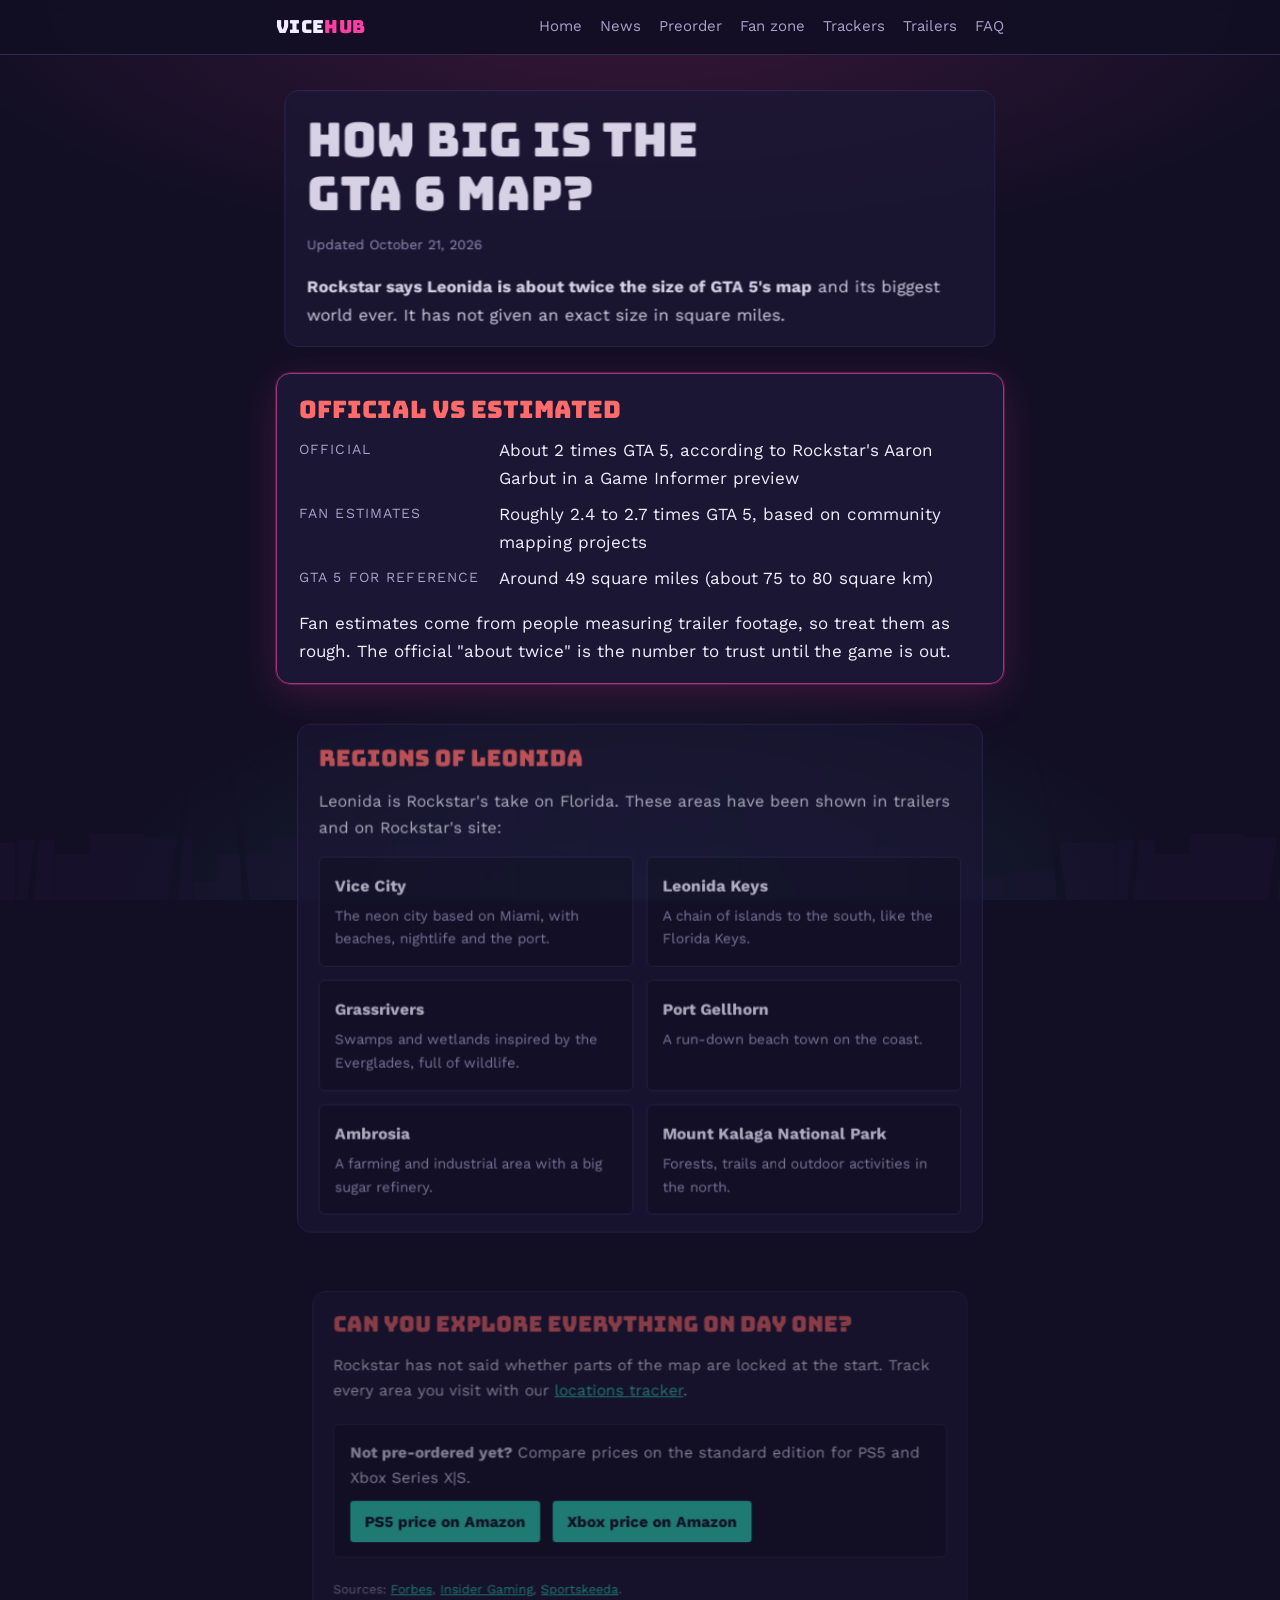
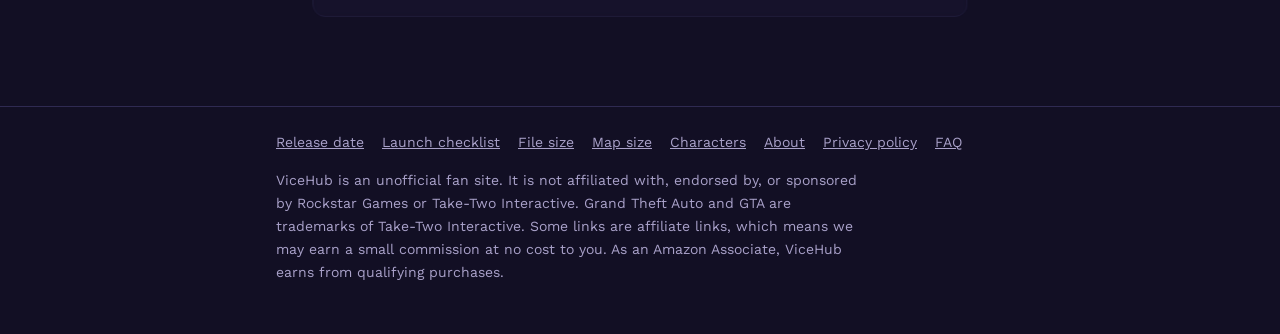
<file: gta-6-map-size.html>
<!doctype html>
<html lang="en">
<head>
<meta charset="utf-8">
<meta name="viewport" content="width=device-width, initial-scale=1, viewport-fit=cover">
<title>GTA 6 Map Size: How Big Is Leonida vs GTA 5? | ViceHub</title>
<meta name="description" content="How big is the GTA 6 map? Rockstar says Leonida is about twice the size of GTA 5. Every region, plus fan size estimates.">
<link rel="canonical" href="https://vicehub.city/gta-6-map-size.html">
<meta property="og:title" content="GTA 6 Map Size: How Big Is Leonida vs GTA 5? | ViceHub">
<meta property="og:description" content="How big is the GTA 6 map? Rockstar says Leonida is about twice the size of GTA 5. Every region, plus fan size estimates.">
<meta property="og:type" content="website">
<link rel="preconnect" href="https://fonts.googleapis.com">
<link rel="stylesheet" href="https://fonts.googleapis.com/css2?family=Bungee&family=Work+Sans:wght@400;600;700&display=swap">
<link rel="stylesheet" href="style.css?v=9">
<script async src="https://pagead2.googlesyndication.com/pagead/js/adsbygoogle.js?client=ca-pub-5385328860791776" crossorigin="anonymous"></script>
</head>
<body>
<header class="top"><div class="wrap">
<a class="logo" href="index.html">Vice<span>Hub</span></a>
<nav class="nav" aria-label="Main"><a href="index.html">Home</a><a href="news.html">News</a><a href="preorder.html">Preorder</a><a href="fan-zone.html">Fan zone</a><a href="trackers.html">Trackers</a><a href="trailers.html">Trailers</a><a href="faq.html">FAQ</a></nav>
</div></header>

<main class="shell"><div class="wrap">
<section class="box">
<h1>How big is the GTA 6 map?</h1>
<p class="updated">Updated October 21, 2026</p>
<p><strong>Rockstar says Leonida is about twice the size of GTA 5's map</strong> and its biggest world ever. It has not given an exact size in square miles.</p>
</section>
<section class="box">
<h2>Official vs estimated</h2>
<dl class="facts">
<dt>Official</dt><dd>About 2 times GTA 5, according to Rockstar's Aaron Garbut in a Game Informer preview</dd>
<dt>Fan estimates</dt><dd>Roughly 2.4 to 2.7 times GTA 5, based on community mapping projects</dd>
<dt>GTA 5 for reference</dt><dd>Around 49 square miles (about 75 to 80 square km)</dd>
</dl>
<p>Fan estimates come from people measuring trailer footage, so treat them as rough. The official "about twice" is the number to trust until the game is out.</p>
</section>
<section class="box">
<h2>Regions of Leonida</h2>
<p>Leonida is Rockstar's take on Florida. These areas have been shown in trailers and on Rockstar's site:</p>
<ul class="cards">
<li><strong>Vice City</strong><p>The neon city based on Miami, with beaches, nightlife and the port.</p></li>
<li><strong>Leonida Keys</strong><p>A chain of islands to the south, like the Florida Keys.</p></li>
<li><strong>Grassrivers</strong><p>Swamps and wetlands inspired by the Everglades, full of wildlife.</p></li>
<li><strong>Port Gellhorn</strong><p>A run-down beach town on the coast.</p></li>
<li><strong>Ambrosia</strong><p>A farming and industrial area with a big sugar refinery.</p></li>
<li><strong>Mount Kalaga National Park</strong><p>Forests, trails and outdoor activities in the north.</p></li>
</ul>
</section>
<section class="box">
<h2>Can you explore everything on day one?</h2>
<p>Rockstar has not said whether parts of the map are locked at the start. Track every area you visit with our <a href="trackers.html#locations">locations tracker</a>.</p>
<aside class="affiliate">
<p><strong>Not pre-ordered yet?</strong> Compare prices on the standard edition for PS5 and Xbox Series X|S.</p>
<a class="btn" href="https://www.amazon.com/s?k=grand+theft+auto+vi+ps5&amp;tag=vicehub01-20" rel="sponsored nofollow noopener">PS5 price on Amazon</a>
<a class="btn" href="https://www.amazon.com/s?k=grand+theft+auto+vi+xbox+series+x&amp;tag=vicehub01-20" rel="sponsored nofollow noopener">Xbox price on Amazon</a>
</aside>
<p class="note">Sources: <a href="https://www.forbes.com/sites/brianmazique/2026/10/06/gta-6s-map-is-about-twice-the-size-of-gta-5-with-hurricanes-and-170-animal-species/" rel="noopener">Forbes</a>, <a href="https://insider-gaming.com/gta-6-map-size-revealed/" rel="noopener">Insider Gaming</a>, <a href="https://sportskeeda.com/gta/news-gta-6-mapping-project-hints-2-55x-bigger-map-gta-5-report" rel="noopener">Sportskeeda</a>.</p>
</section>
</div>
<aside class="rail" aria-label="Advertisement"><div class="ad-slot rail-inner">
<span class="ad-label">Advertisement</span>
<ins class="adsbygoogle"
     style="display:block"
     data-ad-format="fluid"
     data-ad-layout-key="-fb+5w+4e-db+86"
     data-ad-client="ca-pub-5385328860791776"
     data-ad-slot="5319581684"></ins>
<script>(adsbygoogle = window.adsbygoogle || []).push({});</script>
</div></aside>
</main>
<footer><div class="wrap">
<nav aria-label="Footer"><a href="release-date.html">Release date</a><a href="launch-checklist.html">Launch checklist</a><a href="gta-6-file-size.html">File size</a><a href="gta-6-map-size.html">Map size</a><a href="gta-6-characters.html">Characters</a><a href="about.html">About</a><a href="privacy.html">Privacy policy</a><a href="faq.html">FAQ</a></nav>
<p>ViceHub is an unofficial fan site. It is not affiliated with, endorsed by, or sponsored by Rockstar Games or Take-Two Interactive. Grand Theft Auto and GTA are trademarks of Take-Two Interactive. Some links are affiliate links, which means we may earn a small commission at no cost to you. As an Amazon Associate, ViceHub earns from qualifying purchases.</p>
</div></footer>
<script src="box.js?v=1"></script>

</body>
</html>
</file>
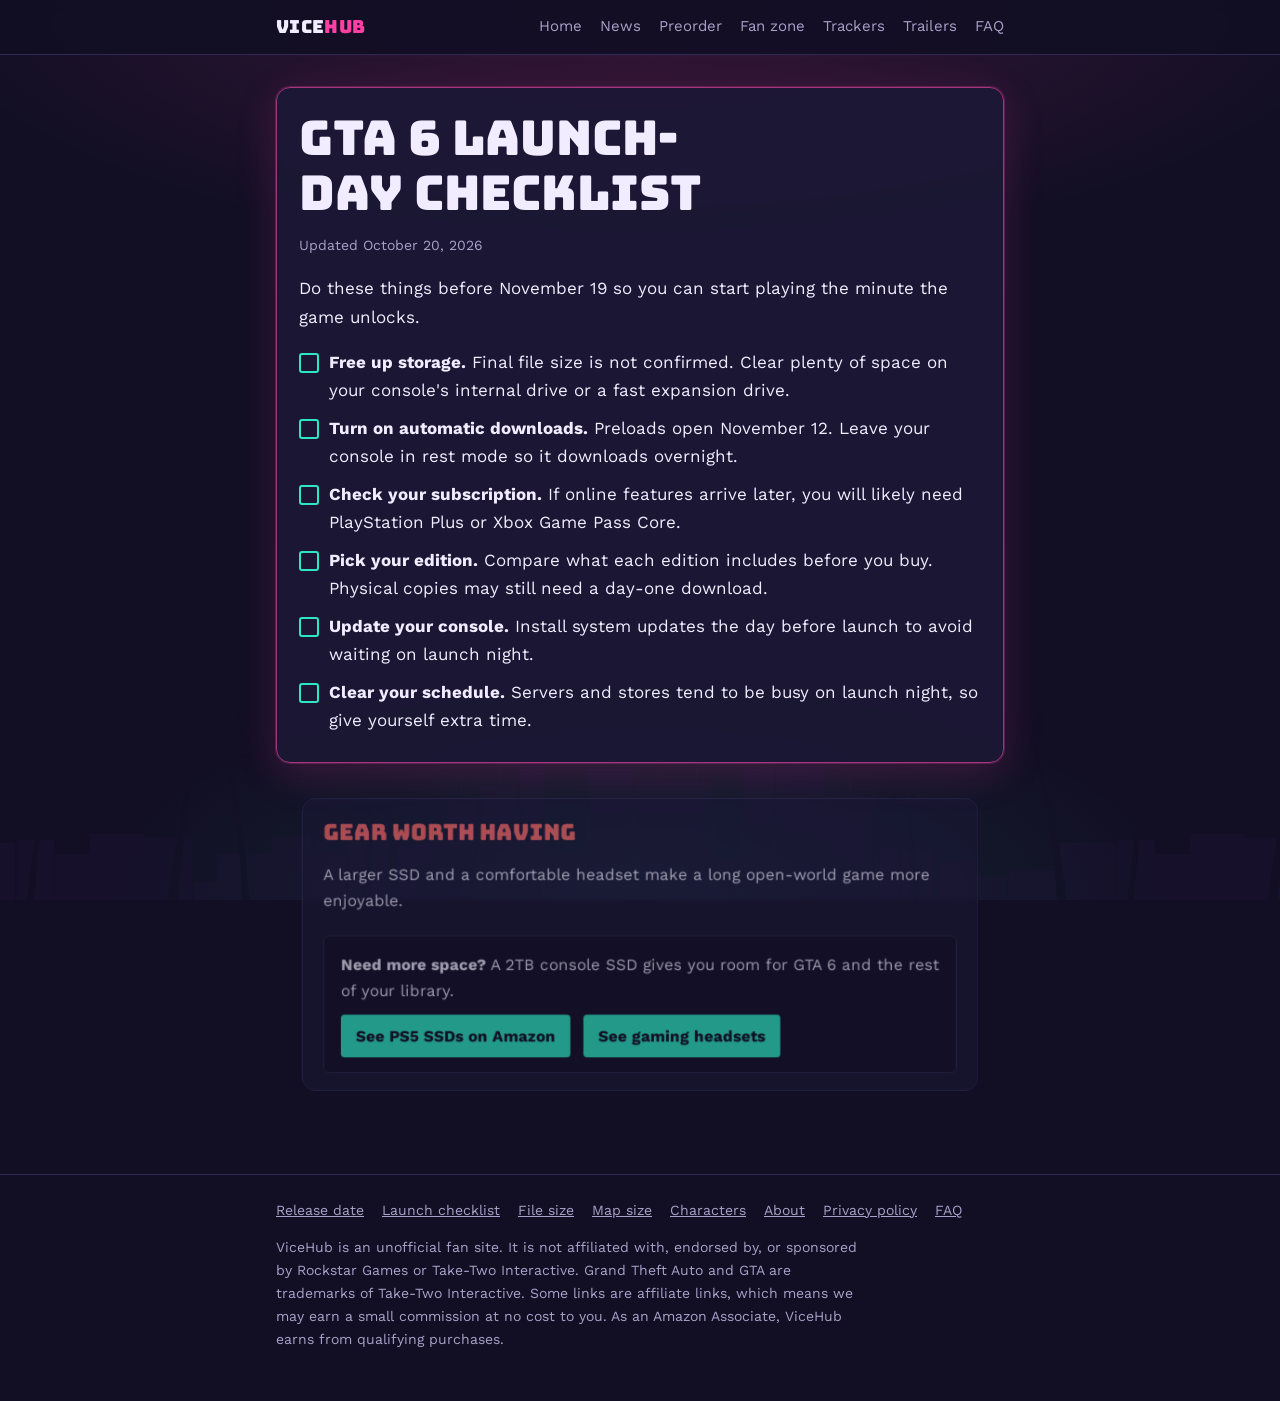
<file: launch-checklist.html>
<!doctype html>
<html lang="en">
<head>
<meta charset="utf-8">
<meta name="viewport" content="width=device-width, initial-scale=1, viewport-fit=cover">
<title>GTA 6 Launch Day Checklist: Storage, Preload & Settings | ViceHub</title>
<meta name="description" content="Get ready for GTA 6 on November 19. Free up storage, set up preloading, pick your edition and prepare your console.">
<link rel="canonical" href="https://vicehub.city/launch-checklist.html">
<meta property="og:title" content="GTA 6 Launch Day Checklist: Storage, Preload & Settings | ViceHub">
<meta property="og:description" content="Get ready for GTA 6 on November 19. Free up storage, set up preloading, pick your edition and prepare your console.">
<meta property="og:type" content="website">
<link rel="preconnect" href="https://fonts.googleapis.com">
<link rel="stylesheet" href="https://fonts.googleapis.com/css2?family=Bungee&family=Work+Sans:wght@400;600;700&display=swap">
<link rel="stylesheet" href="style.css?v=9">
<script async src="https://pagead2.googlesyndication.com/pagead/js/adsbygoogle.js?client=ca-pub-5385328860791776" crossorigin="anonymous"></script>
</head>
<body>
<header class="top"><div class="wrap">
<a class="logo" href="index.html">Vice<span>Hub</span></a>
<nav class="nav" aria-label="Main"><a href="index.html">Home</a><a href="news.html">News</a><a href="preorder.html">Preorder</a><a href="fan-zone.html">Fan zone</a><a href="trackers.html">Trackers</a><a href="trailers.html">Trailers</a><a href="faq.html">FAQ</a></nav>
</div></header>

<main class="shell"><div class="wrap">
<section class="box">
<h1>GTA 6 launch-day checklist</h1>
<p class="updated">Updated October 20, 2026</p>
<p>Do these things before November 19 so you can start playing the minute the game unlocks.</p>
<ul class="check">
<li><strong>Free up storage.</strong> Final file size is not confirmed. Clear plenty of space on your console's internal drive or a fast expansion drive.</li>
<li><strong>Turn on automatic downloads.</strong> Preloads open November 12. Leave your console in rest mode so it downloads overnight.</li>
<li><strong>Check your subscription.</strong> If online features arrive later, you will likely need PlayStation Plus or Xbox Game Pass Core.</li>
<li><strong>Pick your edition.</strong> Compare what each edition includes before you buy. Physical copies may still need a day-one download.</li>
<li><strong>Update your console.</strong> Install system updates the day before launch to avoid waiting on launch night.</li>
<li><strong>Clear your schedule.</strong> Servers and stores tend to be busy on launch night, so give yourself extra time.</li>
</ul>
</section>
<section class="box">
<h2>Gear worth having</h2>
<p>A larger SSD and a comfortable headset make a long open-world game more enjoyable.</p>
<aside class="affiliate">
<p><strong>Need more space?</strong> A 2TB console SSD gives you room for GTA 6 and the rest of your library.</p>
<a class="btn" href="https://www.amazon.com/s?k=ps5+2tb+nvme+ssd+heatsink&amp;tag=vicehub01-20" rel="sponsored nofollow noopener">See PS5 SSDs on Amazon</a>
<a class="btn" href="https://www.amazon.com/s?k=gaming+headset+ps5+xbox&amp;tag=vicehub01-20" rel="sponsored nofollow noopener">See gaming headsets</a>
</aside>
</section>
</div>
<aside class="rail" aria-label="Advertisement"><div class="ad-slot rail-inner">
<span class="ad-label">Advertisement</span>
<ins class="adsbygoogle"
     style="display:block"
     data-ad-format="fluid"
     data-ad-layout-key="-fb+5w+4e-db+86"
     data-ad-client="ca-pub-5385328860791776"
     data-ad-slot="5319581684"></ins>
<script>(adsbygoogle = window.adsbygoogle || []).push({});</script>
</div></aside>
</main>
<footer><div class="wrap">
<nav aria-label="Footer"><a href="release-date.html">Release date</a><a href="launch-checklist.html">Launch checklist</a><a href="gta-6-file-size.html">File size</a><a href="gta-6-map-size.html">Map size</a><a href="gta-6-characters.html">Characters</a><a href="about.html">About</a><a href="privacy.html">Privacy policy</a><a href="faq.html">FAQ</a></nav>
<p>ViceHub is an unofficial fan site. It is not affiliated with, endorsed by, or sponsored by Rockstar Games or Take-Two Interactive. Grand Theft Auto and GTA are trademarks of Take-Two Interactive. Some links are affiliate links, which means we may earn a small commission at no cost to you. As an Amazon Associate, ViceHub earns from qualifying purchases.</p>
</div></footer>
<script src="box.js?v=1"></script>

</body>
</html>
</file>
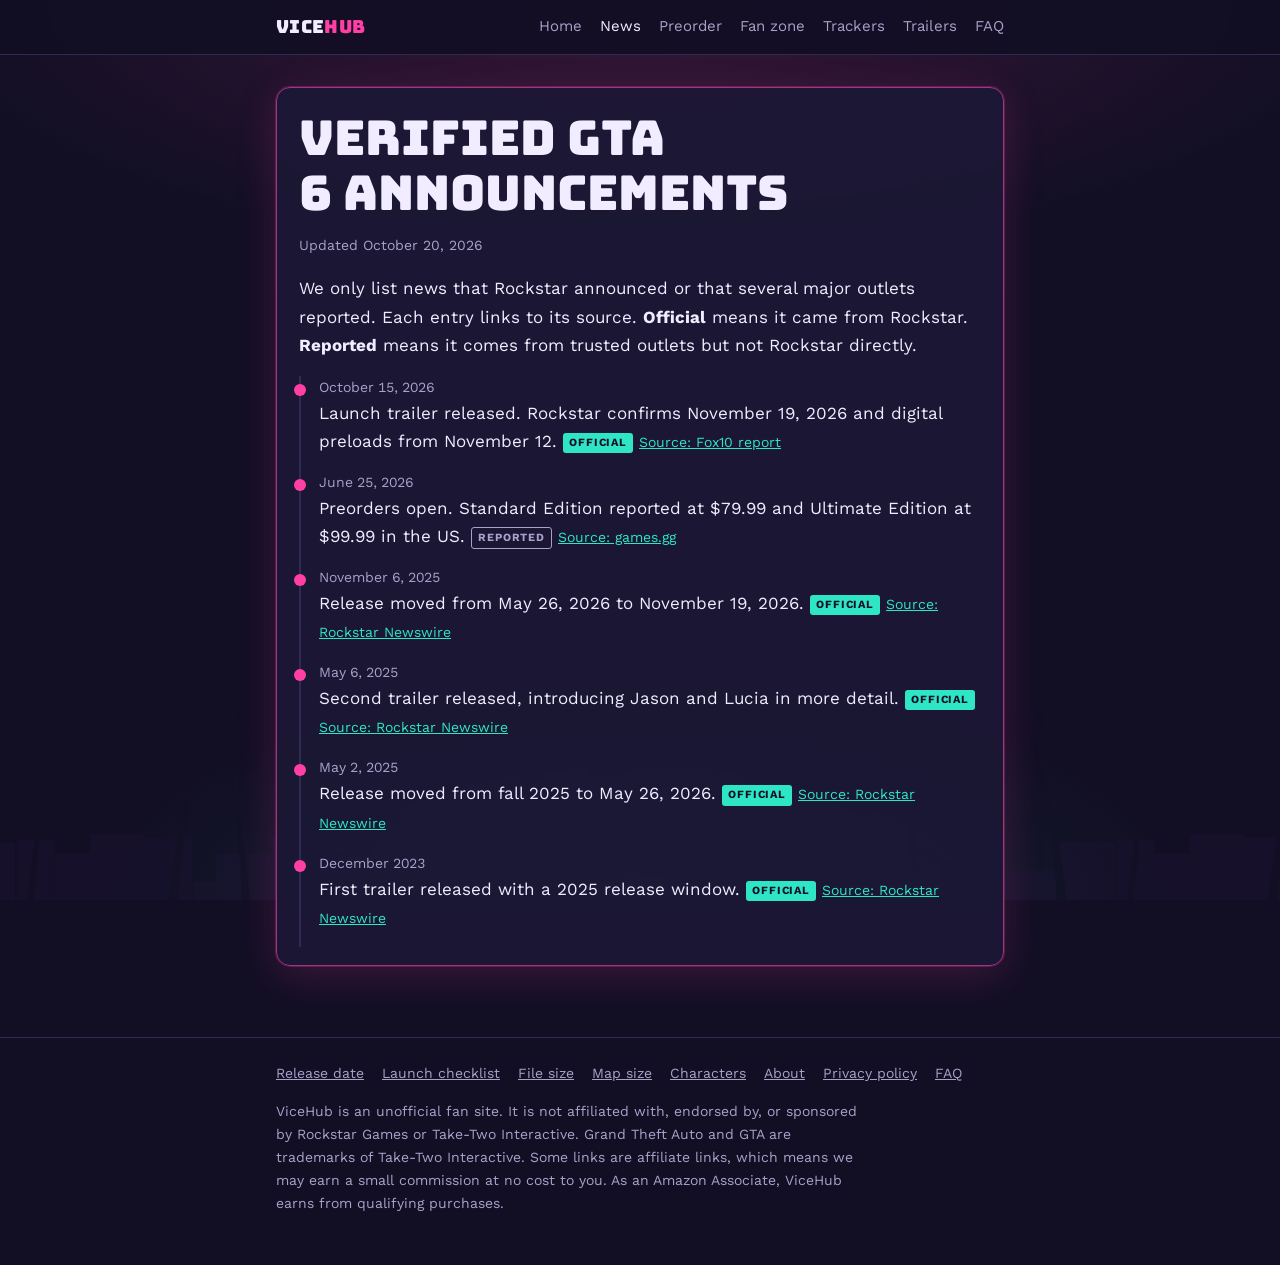
<file: news.html>
<!doctype html>
<html lang="en">
<head>
<meta charset="utf-8">
<meta name="viewport" content="width=device-width, initial-scale=1, viewport-fit=cover">
<title>GTA 6 News: Verified Announcements Timeline | ViceHub</title>
<meta name="description" content="Every confirmed GTA 6 announcement in one timeline, with a source link for each: trailers, delays, preorders and launch date.">
<link rel="canonical" href="https://vicehub.city/news.html">
<meta property="og:title" content="GTA 6 News: Verified Announcements Timeline | ViceHub">
<meta property="og:description" content="Every confirmed GTA 6 announcement in one timeline, with a source link for each: trailers, delays, preorders and launch date.">
<meta property="og:type" content="website">
<link rel="preconnect" href="https://fonts.googleapis.com">
<link rel="stylesheet" href="https://fonts.googleapis.com/css2?family=Bungee&family=Work+Sans:wght@400;600;700&display=swap">
<link rel="stylesheet" href="style.css?v=9">
<script async src="https://pagead2.googlesyndication.com/pagead/js/adsbygoogle.js?client=ca-pub-5385328860791776" crossorigin="anonymous"></script>
</head>
<body>
<header class="top"><div class="wrap">
<a class="logo" href="index.html">Vice<span>Hub</span></a>
<nav class="nav" aria-label="Main"><a href="index.html">Home</a><a href="news.html" aria-current="page">News</a><a href="preorder.html">Preorder</a><a href="fan-zone.html">Fan zone</a><a href="trackers.html">Trackers</a><a href="trailers.html">Trailers</a><a href="faq.html">FAQ</a></nav>
</div></header>

<main class="shell"><div class="wrap">
<section class="box">
<h1>Verified GTA 6 announcements</h1>
<p class="updated">Updated October 20, 2026</p>
<p>We only list news that Rockstar announced or that several major outlets reported. Each entry links to its source. <strong>Official</strong> means it came from Rockstar. <strong>Reported</strong> means it comes from trusted outlets but not Rockstar directly.</p>
<ul class="timeline"><li><time datetime="2026-10-15">October 15, 2026</time>Launch trailer released. Rockstar confirms November 19, 2026 and digital preloads from November 12. <span class="tag tag-official">Official</span> <a class="src" href="https://www.fox10tv.com/2026/10/16/gta-6-locks-nov-19-release-date-after-delays/" rel="noopener">Source: Fox10 report</a></li><li><time datetime="2026-06-25">June 25, 2026</time>Preorders open. Standard Edition reported at $79.99 and Ultimate Edition at $99.99 in the US. <span class="tag tag-reported">Reported</span> <a class="src" href="https://games.gg/news/gta-6-release-date-preorder-ps5/" rel="noopener">Source: games.gg</a></li><li><time datetime="2025-11-06">November 6, 2025</time>Release moved from May 26, 2026 to November 19, 2026. <span class="tag tag-official">Official</span> <a class="src" href="https://www.rockstargames.com/newswire" rel="noopener">Source: Rockstar Newswire</a></li><li><time datetime="2025-05-06">May 6, 2025</time>Second trailer released, introducing Jason and Lucia in more detail. <span class="tag tag-official">Official</span> <a class="src" href="https://www.rockstargames.com/newswire" rel="noopener">Source: Rockstar Newswire</a></li><li><time datetime="2025-05-02">May 2, 2025</time>Release moved from fall 2025 to May 26, 2026. <span class="tag tag-official">Official</span> <a class="src" href="https://www.rockstargames.com/newswire" rel="noopener">Source: Rockstar Newswire</a></li><li><time datetime="2023-12-05">December 2023</time>First trailer released with a 2025 release window. <span class="tag tag-official">Official</span> <a class="src" href="https://www.rockstargames.com/newswire" rel="noopener">Source: Rockstar Newswire</a></li></ul>
</section>
</div>
<aside class="rail" aria-label="Advertisement"><div class="ad-slot rail-inner">
<span class="ad-label">Advertisement</span>
<ins class="adsbygoogle"
     style="display:block"
     data-ad-format="fluid"
     data-ad-layout-key="-fb+5w+4e-db+86"
     data-ad-client="ca-pub-5385328860791776"
     data-ad-slot="5319581684"></ins>
<script>(adsbygoogle = window.adsbygoogle || []).push({});</script>
</div></aside>
</main>
<footer><div class="wrap">
<nav aria-label="Footer"><a href="release-date.html">Release date</a><a href="launch-checklist.html">Launch checklist</a><a href="gta-6-file-size.html">File size</a><a href="gta-6-map-size.html">Map size</a><a href="gta-6-characters.html">Characters</a><a href="about.html">About</a><a href="privacy.html">Privacy policy</a><a href="faq.html">FAQ</a></nav>
<p>ViceHub is an unofficial fan site. It is not affiliated with, endorsed by, or sponsored by Rockstar Games or Take-Two Interactive. Grand Theft Auto and GTA are trademarks of Take-Two Interactive. Some links are affiliate links, which means we may earn a small commission at no cost to you. As an Amazon Associate, ViceHub earns from qualifying purchases.</p>
</div></footer>
<script src="box.js?v=1"></script>

</body>
</html>
</file>
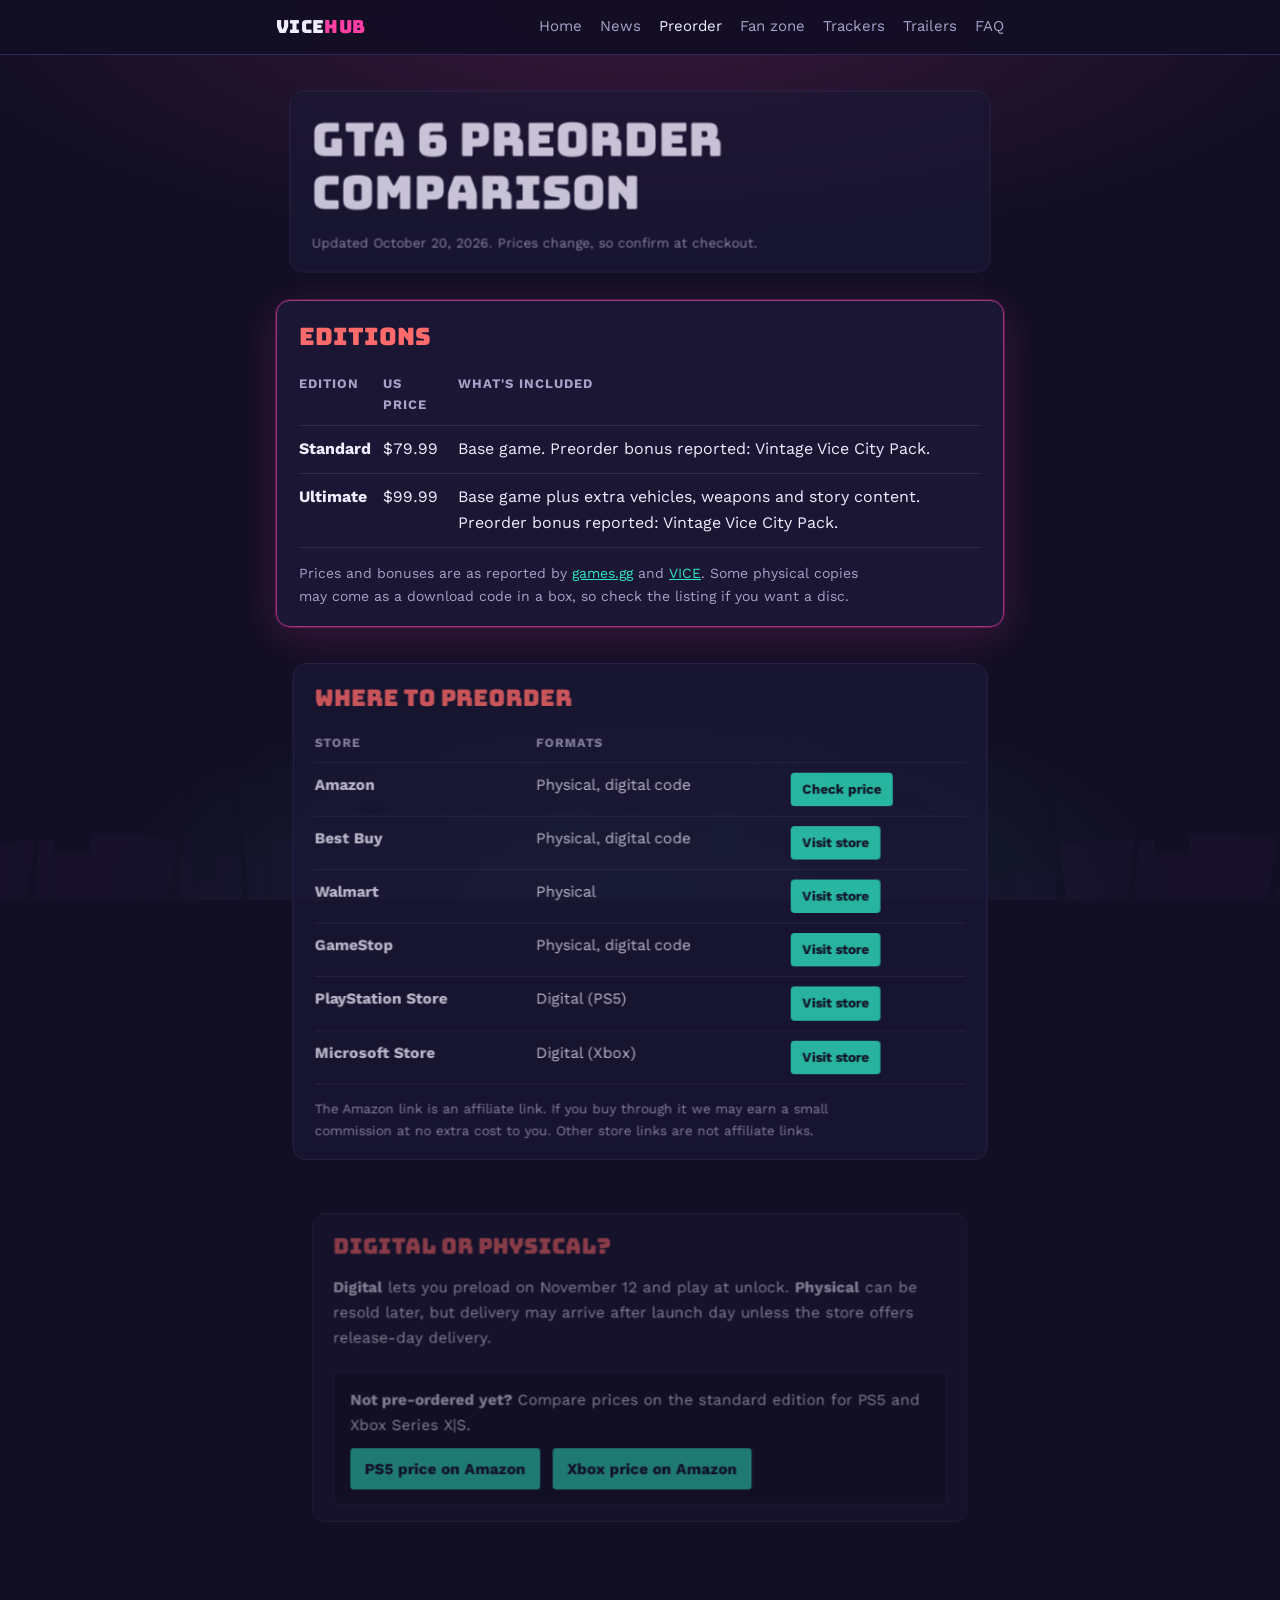
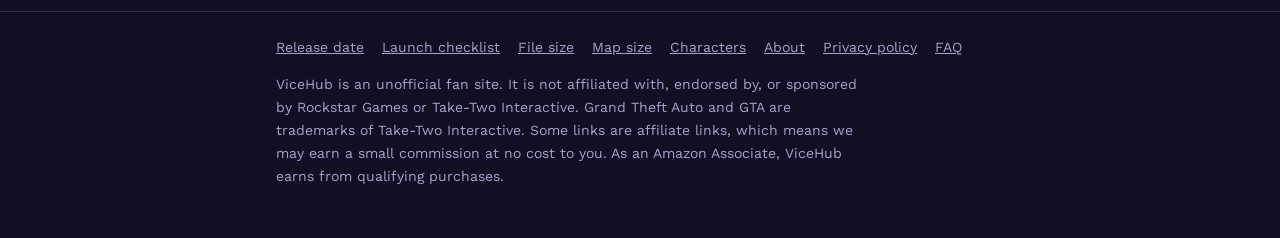
<file: preorder.html>
<!doctype html>
<html lang="en">
<head>
<meta charset="utf-8">
<meta name="viewport" content="width=device-width, initial-scale=1, viewport-fit=cover">
<title>GTA 6 Preorder: Prices, Editions & Where to Buy | ViceHub</title>
<meta name="description" content="Compare GTA 6 Standard and Ultimate editions and see where to preorder for PS5 and Xbox Series X|S.">
<link rel="canonical" href="https://vicehub.city/preorder.html">
<meta property="og:title" content="GTA 6 Preorder: Prices, Editions & Where to Buy | ViceHub">
<meta property="og:description" content="Compare GTA 6 Standard and Ultimate editions and see where to preorder for PS5 and Xbox Series X|S.">
<meta property="og:type" content="website">
<link rel="preconnect" href="https://fonts.googleapis.com">
<link rel="stylesheet" href="https://fonts.googleapis.com/css2?family=Bungee&family=Work+Sans:wght@400;600;700&display=swap">
<link rel="stylesheet" href="style.css?v=9">
<script async src="https://pagead2.googlesyndication.com/pagead/js/adsbygoogle.js?client=ca-pub-5385328860791776" crossorigin="anonymous"></script>
</head>
<body>
<header class="top"><div class="wrap">
<a class="logo" href="index.html">Vice<span>Hub</span></a>
<nav class="nav" aria-label="Main"><a href="index.html">Home</a><a href="news.html">News</a><a href="preorder.html" aria-current="page">Preorder</a><a href="fan-zone.html">Fan zone</a><a href="trackers.html">Trackers</a><a href="trailers.html">Trailers</a><a href="faq.html">FAQ</a></nav>
</div></header>

<main class="shell"><div class="wrap">
<section class="box">
<h1>GTA 6 preorder comparison</h1>
<p class="updated">Updated October 20, 2026. Prices change, so confirm at checkout.</p>
</section>
<section class="box">
<h2>Editions</h2>
<div class="table-scroll"><table>
<thead><tr><th scope="col">Edition</th><th scope="col">US price</th><th scope="col">What's included</th></tr></thead>
<tbody>
<tr><th scope="row">Standard</th><td class="num">$79.99</td><td>Base game. Preorder bonus reported: Vintage Vice City Pack.</td></tr>
<tr><th scope="row">Ultimate</th><td class="num">$99.99</td><td>Base game plus extra vehicles, weapons and story content. Preorder bonus reported: Vintage Vice City Pack.</td></tr>
</tbody></table></div>
<p class="note">Prices and bonuses are as reported by <a href="https://games.gg/news/gta-6-release-date-preorder-ps5/" rel="noopener">games.gg</a> and <a href="https://www.vice.com/en/article/gta-6-pre-order-bonuses-and-price-confirmed-all-ultimate-edition-rewards/" rel="noopener">VICE</a>. Some physical copies may come as a download code in a box, so check the listing if you want a disc.</p>
</section>
<section class="box">
<h2>Where to preorder</h2>
<div class="table-scroll"><table>
<thead><tr><th scope="col">Store</th><th scope="col">Formats</th><th scope="col"><span class="sr">Link</span></th></tr></thead>
<tbody><tr><th scope="row">Amazon</th><td>Physical, digital code</td><td><a class="btn btn-sm" href="https://www.amazon.com/s?k=grand+theft+auto+vi&amp;tag=vicehub01-20" rel="sponsored nofollow noopener">Check price</a></td></tr><tr><th scope="row">Best Buy</th><td>Physical, digital code</td><td><a class="btn btn-sm" href="https://www.bestbuy.com/site/searchpage.jsp?st=grand+theft+auto+vi" rel="nofollow noopener">Visit store</a></td></tr><tr><th scope="row">Walmart</th><td>Physical</td><td><a class="btn btn-sm" href="https://www.walmart.com/search?q=grand+theft+auto+vi" rel="nofollow noopener">Visit store</a></td></tr><tr><th scope="row">GameStop</th><td>Physical, digital code</td><td><a class="btn btn-sm" href="https://www.gamestop.com/search/?q=grand+theft+auto+vi" rel="nofollow noopener">Visit store</a></td></tr><tr><th scope="row">PlayStation Store</th><td>Digital (PS5)</td><td><a class="btn btn-sm" href="https://store.playstation.com/en-us/search/grand%20theft%20auto%20vi" rel="nofollow noopener">Visit store</a></td></tr><tr><th scope="row">Microsoft Store</th><td>Digital (Xbox)</td><td><a class="btn btn-sm" href="https://www.xbox.com/en-US/search/results?q=grand+theft+auto+vi" rel="nofollow noopener">Visit store</a></td></tr></tbody></table></div>
<p class="note">The Amazon link is an affiliate link. If you buy through it we may earn a small commission at no extra cost to you. Other store links are not affiliate links.</p>
</section>
<section class="box">
<h2>Digital or physical?</h2>
<p><strong>Digital</strong> lets you preload on November 12 and play at unlock. <strong>Physical</strong> can be resold later, but delivery may arrive after launch day unless the store offers release-day delivery.</p>
<aside class="affiliate">
<p><strong>Not pre-ordered yet?</strong> Compare prices on the standard edition for PS5 and Xbox Series X|S.</p>
<a class="btn" href="https://www.amazon.com/s?k=grand+theft+auto+vi+ps5&amp;tag=vicehub01-20" rel="sponsored nofollow noopener">PS5 price on Amazon</a>
<a class="btn" href="https://www.amazon.com/s?k=grand+theft+auto+vi+xbox+series+x&amp;tag=vicehub01-20" rel="sponsored nofollow noopener">Xbox price on Amazon</a>
</aside>
</section>
</div>
<aside class="rail" aria-label="Advertisement"><div class="ad-slot rail-inner">
<span class="ad-label">Advertisement</span>
<ins class="adsbygoogle"
     style="display:block"
     data-ad-format="fluid"
     data-ad-layout-key="-fb+5w+4e-db+86"
     data-ad-client="ca-pub-5385328860791776"
     data-ad-slot="5319581684"></ins>
<script>(adsbygoogle = window.adsbygoogle || []).push({});</script>
</div></aside>
</main>
<footer><div class="wrap">
<nav aria-label="Footer"><a href="release-date.html">Release date</a><a href="launch-checklist.html">Launch checklist</a><a href="gta-6-file-size.html">File size</a><a href="gta-6-map-size.html">Map size</a><a href="gta-6-characters.html">Characters</a><a href="about.html">About</a><a href="privacy.html">Privacy policy</a><a href="faq.html">FAQ</a></nav>
<p>ViceHub is an unofficial fan site. It is not affiliated with, endorsed by, or sponsored by Rockstar Games or Take-Two Interactive. Grand Theft Auto and GTA are trademarks of Take-Two Interactive. Some links are affiliate links, which means we may earn a small commission at no cost to you. As an Amazon Associate, ViceHub earns from qualifying purchases.</p>
</div></footer>
<script src="box.js?v=1"></script>

</body>
</html>
</file>
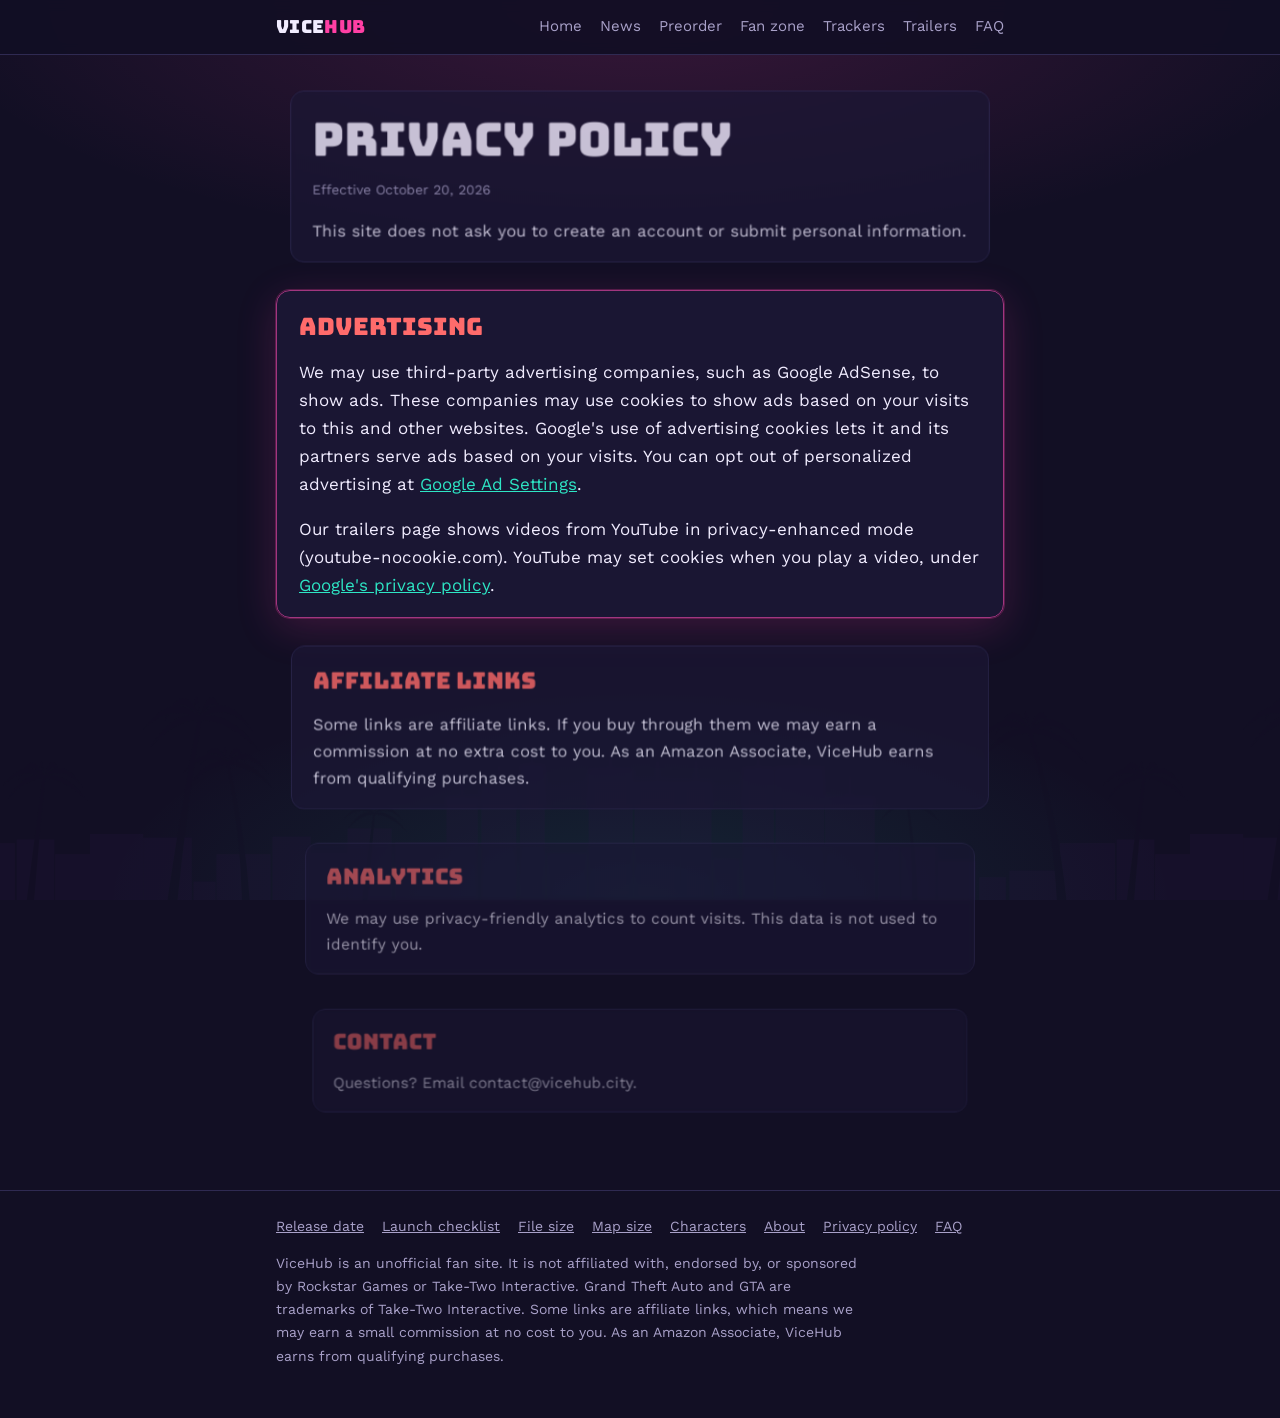
<file: privacy.html>
<!doctype html>
<html lang="en">
<head>
<meta charset="utf-8">
<meta name="viewport" content="width=device-width, initial-scale=1, viewport-fit=cover">
<title>Privacy Policy | ViceHub</title>
<meta name="description" content="Privacy policy for ViceHub.">
<link rel="canonical" href="https://vicehub.city/privacy.html">
<meta property="og:title" content="Privacy Policy | ViceHub">
<meta property="og:description" content="Privacy policy for ViceHub.">
<meta property="og:type" content="website">
<link rel="preconnect" href="https://fonts.googleapis.com">
<link rel="stylesheet" href="https://fonts.googleapis.com/css2?family=Bungee&family=Work+Sans:wght@400;600;700&display=swap">
<link rel="stylesheet" href="style.css?v=9">
<script async src="https://pagead2.googlesyndication.com/pagead/js/adsbygoogle.js?client=ca-pub-5385328860791776" crossorigin="anonymous"></script>
</head>
<body>
<header class="top"><div class="wrap">
<a class="logo" href="index.html">Vice<span>Hub</span></a>
<nav class="nav" aria-label="Main"><a href="index.html">Home</a><a href="news.html">News</a><a href="preorder.html">Preorder</a><a href="fan-zone.html">Fan zone</a><a href="trackers.html">Trackers</a><a href="trailers.html">Trailers</a><a href="faq.html">FAQ</a></nav>
</div></header>

<main class="shell"><div class="wrap">
<section class="box">
<h1>Privacy policy</h1>
<p class="updated">Effective October 20, 2026</p>
<p>This site does not ask you to create an account or submit personal information.</p>
</section>
<section class="box">
<h2>Advertising</h2>
<p>We may use third-party advertising companies, such as Google AdSense, to show ads. These companies may use cookies to show ads based on your visits to this and other websites. Google's use of advertising cookies lets it and its partners serve ads based on your visits. You can opt out of personalized advertising at <a href="https://adssettings.google.com">Google Ad Settings</a>.</p>
<p>Our trailers page shows videos from YouTube in privacy-enhanced mode (youtube-nocookie.com). YouTube may set cookies when you play a video, under <a href="https://policies.google.com/privacy">Google's privacy policy</a>.</p>
</section>
<section class="box">
<h2>Affiliate links</h2>
<p>Some links are affiliate links. If you buy through them we may earn a commission at no extra cost to you. As an Amazon Associate, ViceHub earns from qualifying purchases.</p>
</section>
<section class="box">
<h2>Analytics</h2>
<p>We may use privacy-friendly analytics to count visits. This data is not used to identify you.</p>
</section>
<section class="box">
<h2>Contact</h2>
<p>Questions? Email contact@vicehub.city.</p>
</section>
</div>
<aside class="rail" aria-label="Advertisement"><div class="ad-slot rail-inner">
<span class="ad-label">Advertisement</span>
<ins class="adsbygoogle"
     style="display:block"
     data-ad-format="fluid"
     data-ad-layout-key="-fb+5w+4e-db+86"
     data-ad-client="ca-pub-5385328860791776"
     data-ad-slot="5319581684"></ins>
<script>(adsbygoogle = window.adsbygoogle || []).push({});</script>
</div></aside>
</main>
<footer><div class="wrap">
<nav aria-label="Footer"><a href="release-date.html">Release date</a><a href="launch-checklist.html">Launch checklist</a><a href="gta-6-file-size.html">File size</a><a href="gta-6-map-size.html">Map size</a><a href="gta-6-characters.html">Characters</a><a href="about.html">About</a><a href="privacy.html">Privacy policy</a><a href="faq.html">FAQ</a></nav>
<p>ViceHub is an unofficial fan site. It is not affiliated with, endorsed by, or sponsored by Rockstar Games or Take-Two Interactive. Grand Theft Auto and GTA are trademarks of Take-Two Interactive. Some links are affiliate links, which means we may earn a small commission at no cost to you. As an Amazon Associate, ViceHub earns from qualifying purchases.</p>
</div></footer>
<script src="box.js?v=1"></script>

</body>
</html>
</file>
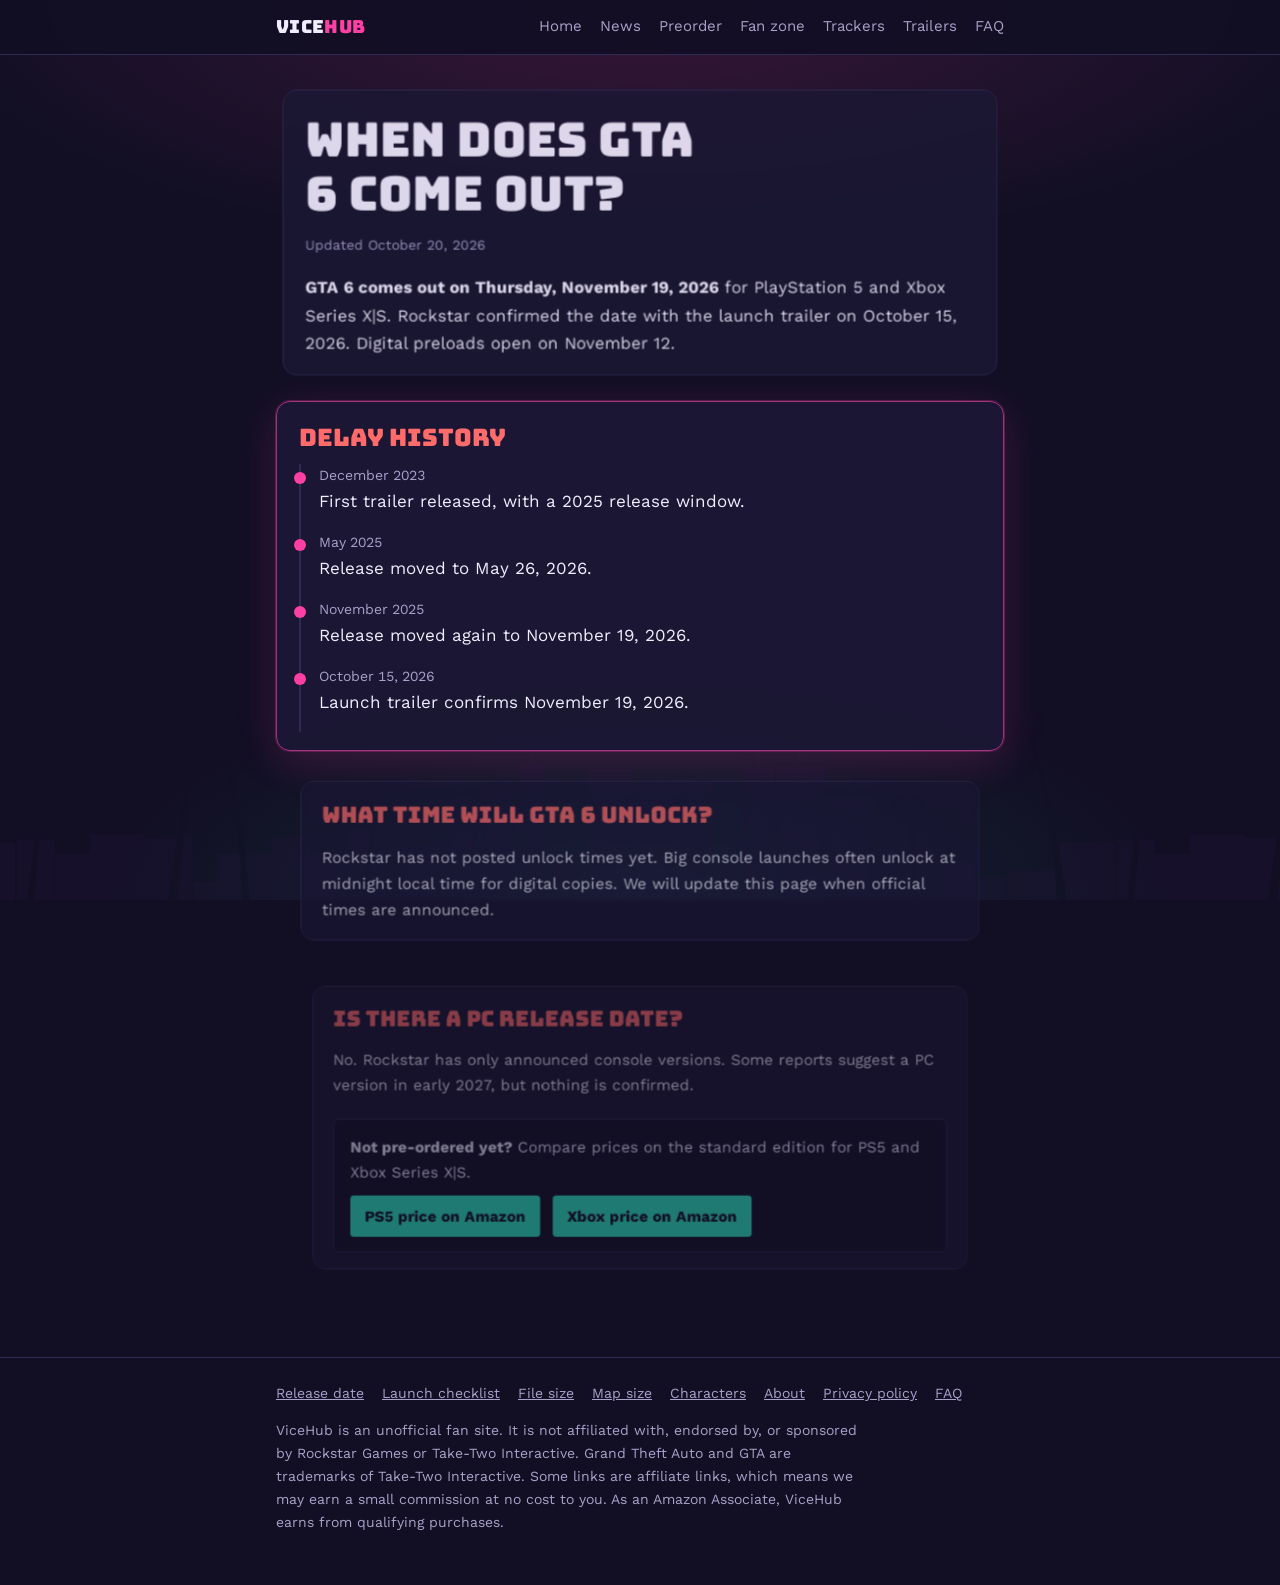
<file: release-date.html>
<!doctype html>
<html lang="en">
<head>
<meta charset="utf-8">
<meta name="viewport" content="width=device-width, initial-scale=1, viewport-fit=cover">
<title>When Does GTA 6 Come Out? Release Date & Delays | ViceHub</title>
<meta name="description" content="GTA 6 comes out November 19, 2026. Here is the full delay history, preload date and what time it may unlock.">
<link rel="canonical" href="https://vicehub.city/release-date.html">
<meta property="og:title" content="When Does GTA 6 Come Out? Release Date & Delays | ViceHub">
<meta property="og:description" content="GTA 6 comes out November 19, 2026. Here is the full delay history, preload date and what time it may unlock.">
<meta property="og:type" content="website">
<link rel="preconnect" href="https://fonts.googleapis.com">
<link rel="stylesheet" href="https://fonts.googleapis.com/css2?family=Bungee&family=Work+Sans:wght@400;600;700&display=swap">
<link rel="stylesheet" href="style.css?v=9">
<script async src="https://pagead2.googlesyndication.com/pagead/js/adsbygoogle.js?client=ca-pub-5385328860791776" crossorigin="anonymous"></script>
</head>
<body>
<header class="top"><div class="wrap">
<a class="logo" href="index.html">Vice<span>Hub</span></a>
<nav class="nav" aria-label="Main"><a href="index.html">Home</a><a href="news.html">News</a><a href="preorder.html">Preorder</a><a href="fan-zone.html">Fan zone</a><a href="trackers.html">Trackers</a><a href="trailers.html">Trailers</a><a href="faq.html">FAQ</a></nav>
</div></header>

<main class="shell"><div class="wrap">
<section class="box">
<h1>When does GTA 6 come out?</h1>
<p class="updated">Updated October 20, 2026</p>
<p><strong>GTA 6 comes out on Thursday, November 19, 2026</strong> for PlayStation 5 and Xbox Series X|S. Rockstar confirmed the date with the launch trailer on October 15, 2026. Digital preloads open on November 12.</p>
</section>
<section class="box">
<h2>Delay history</h2>
<ul class="timeline">
<li><time>December 2023</time>First trailer released, with a 2025 release window.</li>
<li><time>May 2025</time>Release moved to May 26, 2026.</li>
<li><time>November 2025</time>Release moved again to November 19, 2026.</li>
<li><time>October 15, 2026</time>Launch trailer confirms November 19, 2026.</li>
</ul>
</section>
<section class="box">
<h2>What time will GTA 6 unlock?</h2>
<p>Rockstar has not posted unlock times yet. Big console launches often unlock at midnight local time for digital copies. We will update this page when official times are announced.</p>
</section>
<section class="box">
<h2>Is there a PC release date?</h2>
<p>No. Rockstar has only announced console versions. Some reports suggest a PC version in early 2027, but nothing is confirmed.</p>
<aside class="affiliate">
<p><strong>Not pre-ordered yet?</strong> Compare prices on the standard edition for PS5 and Xbox Series X|S.</p>
<a class="btn" href="https://www.amazon.com/s?k=grand+theft+auto+vi+ps5&amp;tag=vicehub01-20" rel="sponsored nofollow noopener">PS5 price on Amazon</a>
<a class="btn" href="https://www.amazon.com/s?k=grand+theft+auto+vi+xbox+series+x&amp;tag=vicehub01-20" rel="sponsored nofollow noopener">Xbox price on Amazon</a>
</aside>
</section>
</div>
<aside class="rail" aria-label="Advertisement"><div class="ad-slot rail-inner">
<span class="ad-label">Advertisement</span>
<ins class="adsbygoogle"
     style="display:block"
     data-ad-format="fluid"
     data-ad-layout-key="-fb+5w+4e-db+86"
     data-ad-client="ca-pub-5385328860791776"
     data-ad-slot="5319581684"></ins>
<script>(adsbygoogle = window.adsbygoogle || []).push({});</script>
</div></aside>
</main>
<footer><div class="wrap">
<nav aria-label="Footer"><a href="release-date.html">Release date</a><a href="launch-checklist.html">Launch checklist</a><a href="gta-6-file-size.html">File size</a><a href="gta-6-map-size.html">Map size</a><a href="gta-6-characters.html">Characters</a><a href="about.html">About</a><a href="privacy.html">Privacy policy</a><a href="faq.html">FAQ</a></nav>
<p>ViceHub is an unofficial fan site. It is not affiliated with, endorsed by, or sponsored by Rockstar Games or Take-Two Interactive. Grand Theft Auto and GTA are trademarks of Take-Two Interactive. Some links are affiliate links, which means we may earn a small commission at no cost to you. As an Amazon Associate, ViceHub earns from qualifying purchases.</p>
</div></footer>
<script src="box.js?v=1"></script>

</body>
</html>
</file>
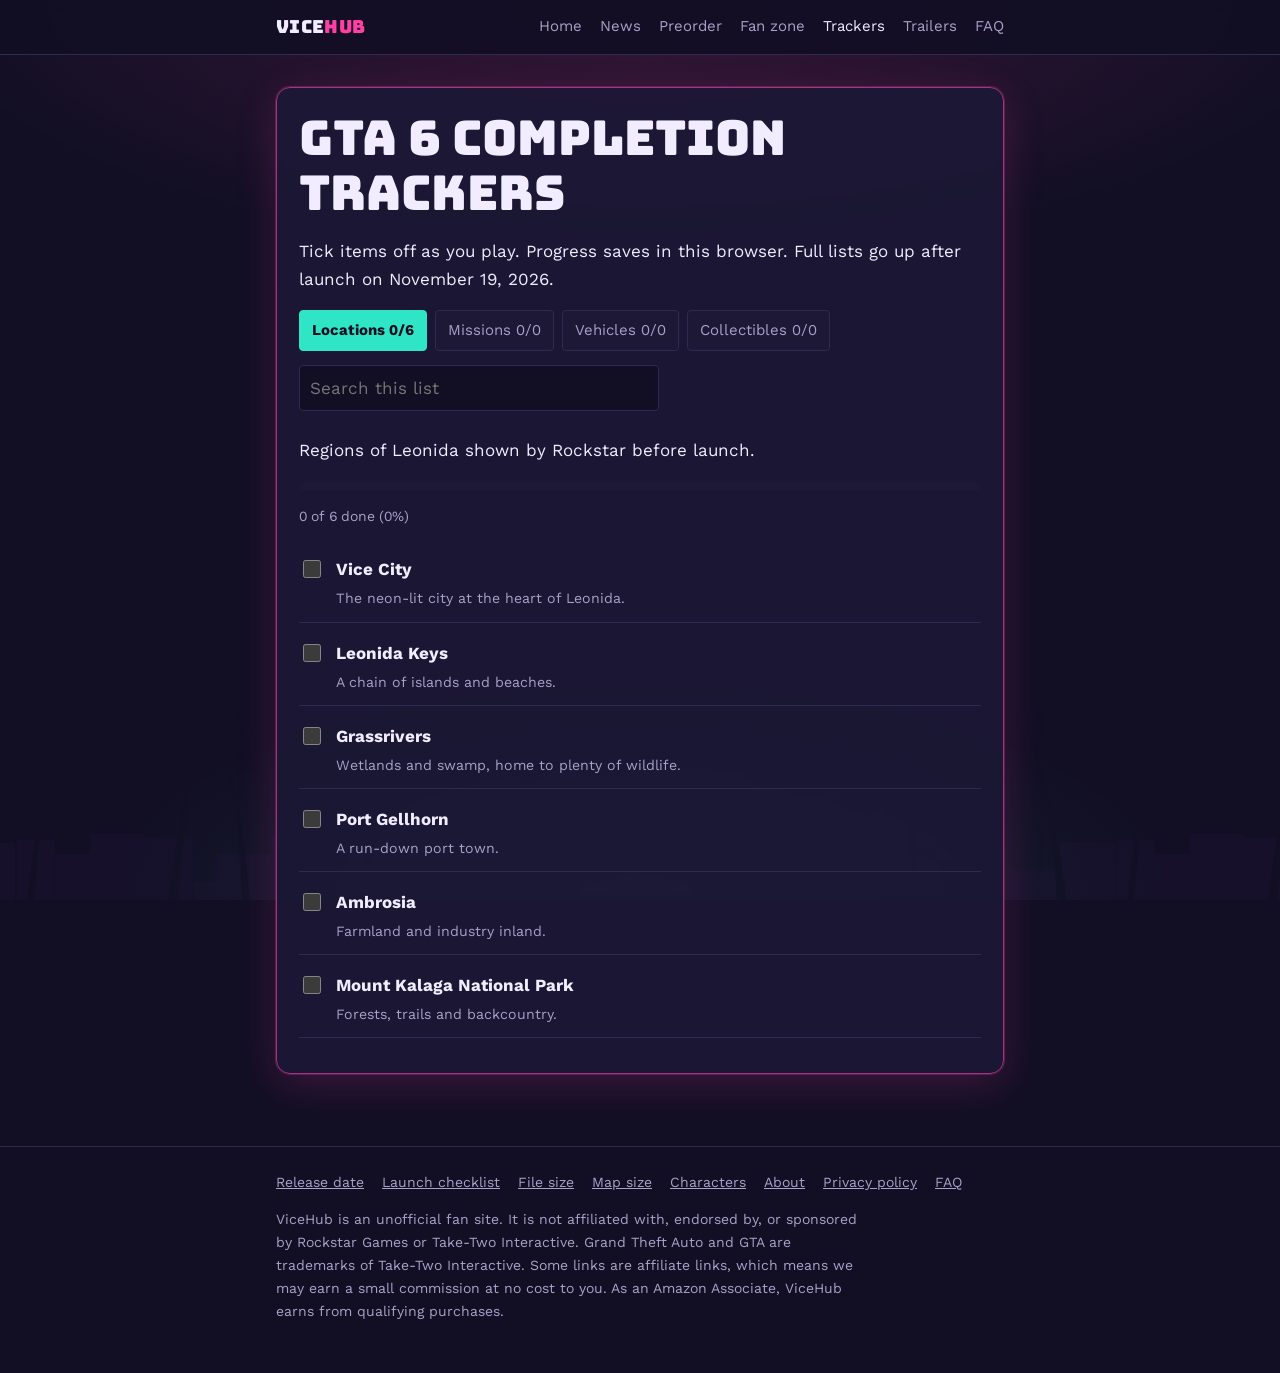
<file: trackers.html>
<!doctype html>
<html lang="en">
<head>
<meta charset="utf-8">
<meta name="viewport" content="width=device-width, initial-scale=1, viewport-fit=cover">
<title>GTA 6 Trackers: Missions, Vehicles, Collectibles & Locations | ViceHub</title>
<meta name="description" content="Track your GTA 6 progress. Check off missions, vehicles, collectibles and locations. Progress saves in your browser.">
<link rel="canonical" href="https://vicehub.city/trackers.html">
<meta property="og:title" content="GTA 6 Trackers: Missions, Vehicles, Collectibles & Locations | ViceHub">
<meta property="og:description" content="Track your GTA 6 progress. Check off missions, vehicles, collectibles and locations. Progress saves in your browser.">
<meta property="og:type" content="website">
<link rel="preconnect" href="https://fonts.googleapis.com">
<link rel="stylesheet" href="https://fonts.googleapis.com/css2?family=Bungee&family=Work+Sans:wght@400;600;700&display=swap">
<link rel="stylesheet" href="style.css?v=9">
<script async src="https://pagead2.googlesyndication.com/pagead/js/adsbygoogle.js?client=ca-pub-5385328860791776" crossorigin="anonymous"></script>
</head>
<body>
<header class="top"><div class="wrap">
<a class="logo" href="index.html">Vice<span>Hub</span></a>
<nav class="nav" aria-label="Main"><a href="index.html">Home</a><a href="news.html">News</a><a href="preorder.html">Preorder</a><a href="fan-zone.html">Fan zone</a><a href="trackers.html" aria-current="page">Trackers</a><a href="trailers.html">Trailers</a><a href="faq.html">FAQ</a></nav>
</div></header>

<main class="shell"><div class="wrap">
<section class="box">
<h1>GTA 6 completion trackers</h1>
<p>Tick items off as you play. Progress saves in this browser. Full lists go up after launch on November 19, 2026.</p>
<div class="tabs" role="tablist" id="tabs"></div>
<label for="t-search" class="sr">Search this list</label>
<input type="search" id="t-search" placeholder="Search this list">
<div id="tracker"></div>
</section>
</div>
<aside class="rail" aria-label="Advertisement"><div class="ad-slot rail-inner">
<span class="ad-label">Advertisement</span>
<ins class="adsbygoogle"
     style="display:block"
     data-ad-format="fluid"
     data-ad-layout-key="-fb+5w+4e-db+86"
     data-ad-client="ca-pub-5385328860791776"
     data-ad-slot="5319581684"></ins>
<script>(adsbygoogle = window.adsbygoogle || []).push({});</script>
</div></aside>
</main>
<footer><div class="wrap">
<nav aria-label="Footer"><a href="release-date.html">Release date</a><a href="launch-checklist.html">Launch checklist</a><a href="gta-6-file-size.html">File size</a><a href="gta-6-map-size.html">Map size</a><a href="gta-6-characters.html">Characters</a><a href="about.html">About</a><a href="privacy.html">Privacy policy</a><a href="faq.html">FAQ</a></nav>
<p>ViceHub is an unofficial fan site. It is not affiliated with, endorsed by, or sponsored by Rockstar Games or Take-Two Interactive. Grand Theft Auto and GTA are trademarks of Take-Two Interactive. Some links are affiliate links, which means we may earn a small commission at no cost to you. As an Amazon Associate, ViceHub earns from qualifying purchases.</p>
</div></footer>
<script src="box.js?v=1"></script>
<script src="tracker-data.js"></script>
<script src="tracker.js"></script>
</body>
</html>
</file>
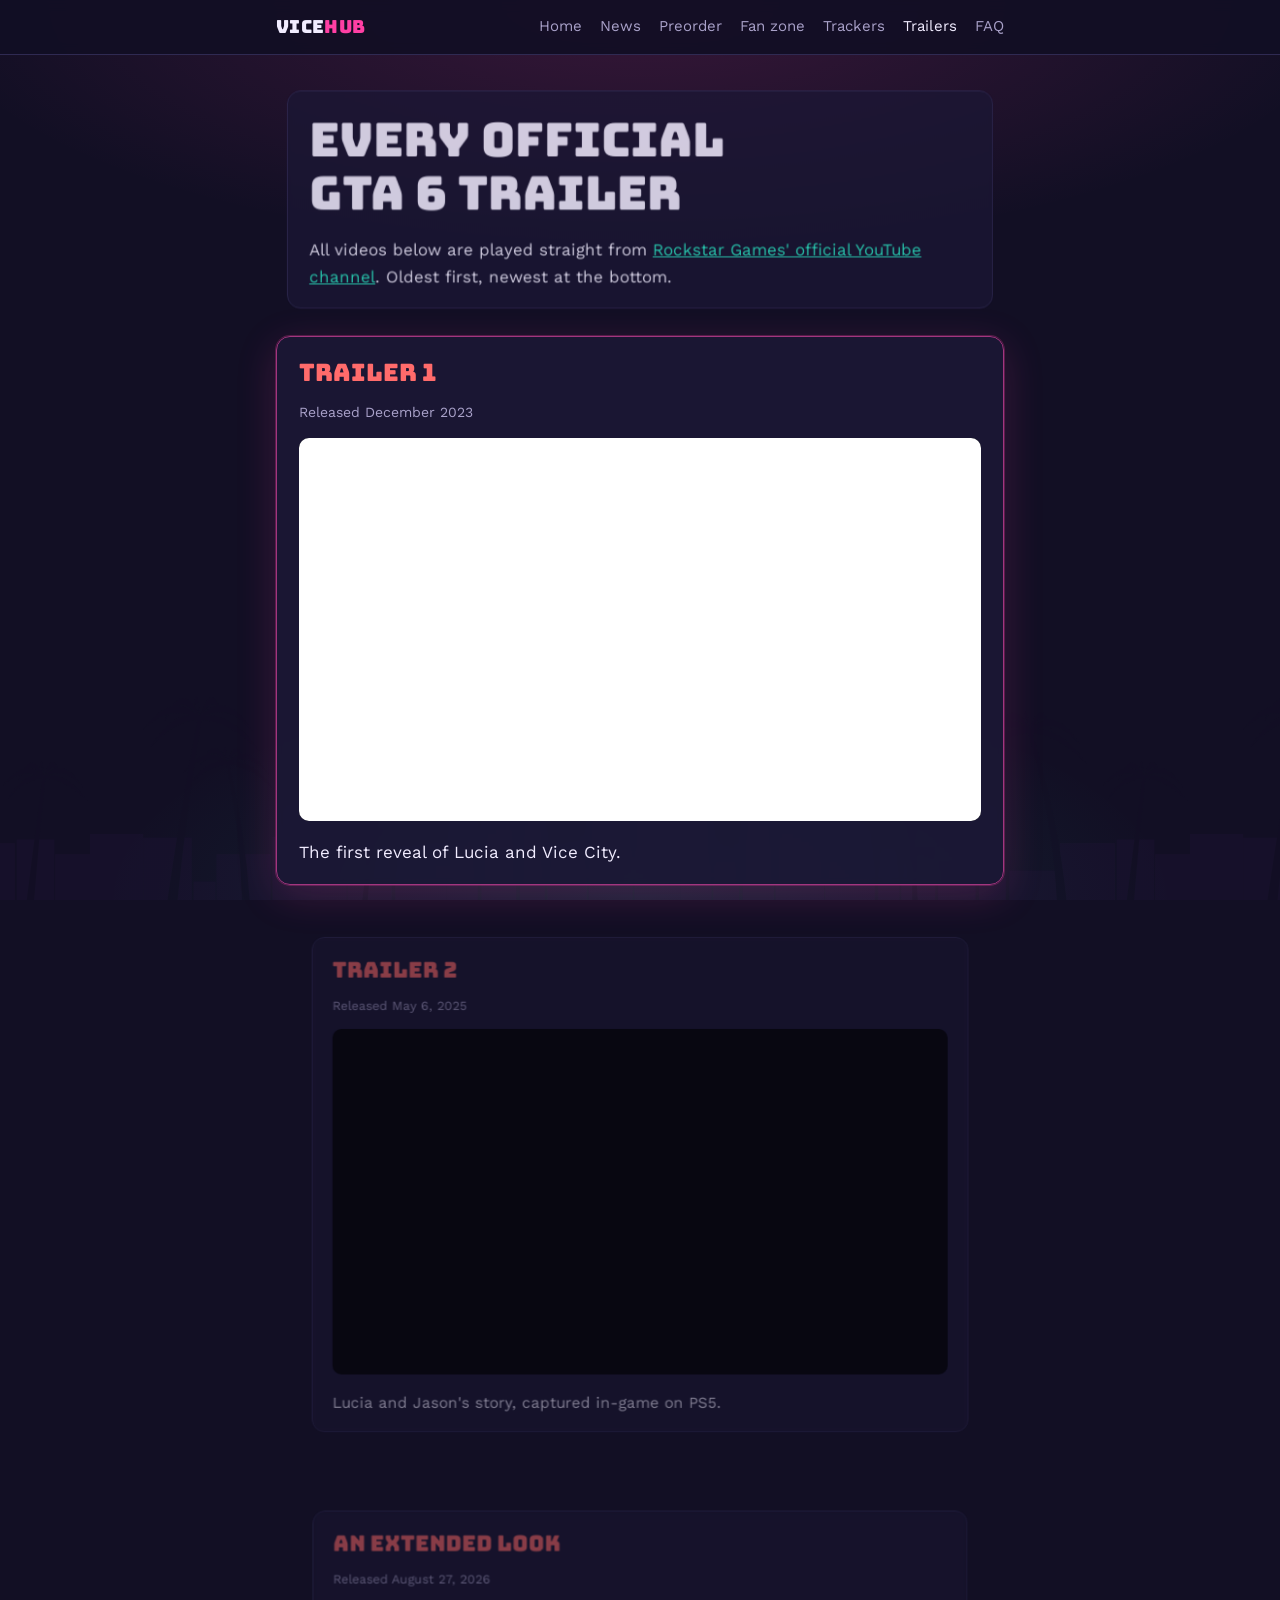
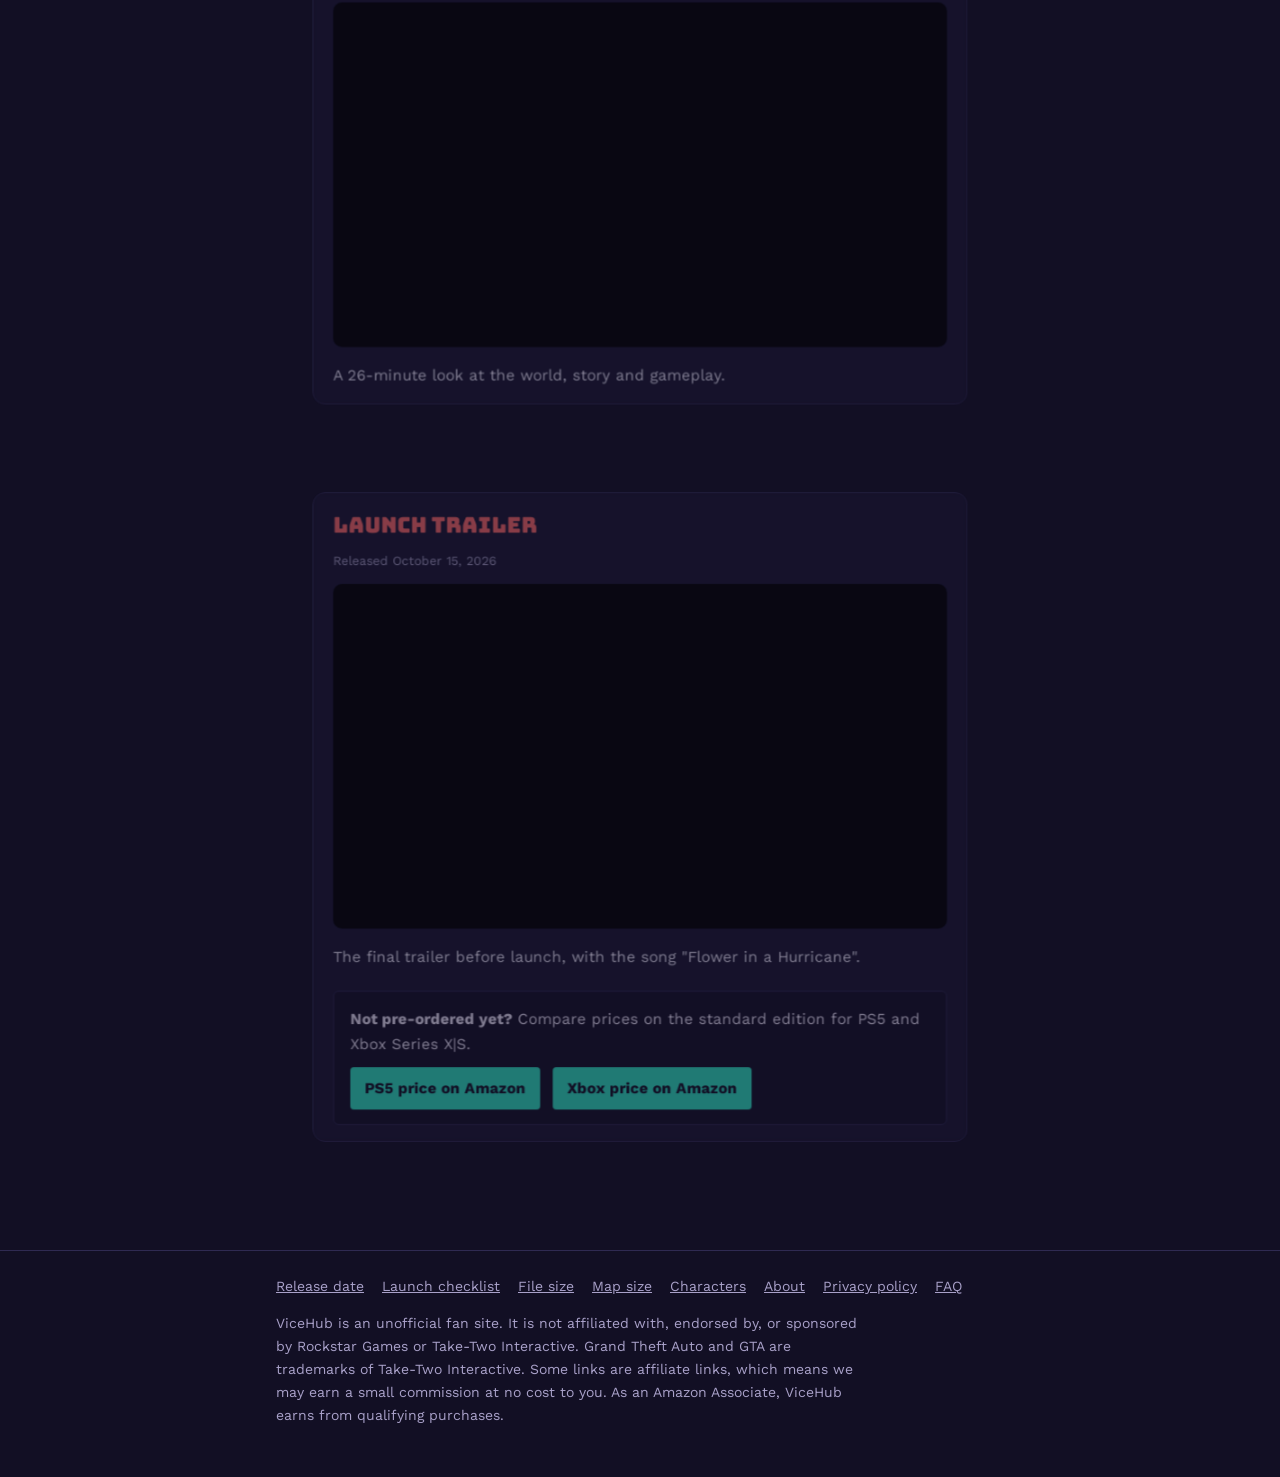
<file: trailers.html>
<!doctype html>
<html lang="en">
<head>
<meta charset="utf-8">
<meta name="viewport" content="width=device-width, initial-scale=1, viewport-fit=cover">
<title>GTA 6 Trailers: Every Official Trailer in One Place | ViceHub</title>
<meta name="description" content="Watch every official GTA 6 trailer from Rockstar Games: the launch trailer, An Extended Look, Trailer 2 and Trailer 1.">
<link rel="canonical" href="https://vicehub.city/trailers.html">
<meta property="og:title" content="GTA 6 Trailers: Every Official Trailer in One Place | ViceHub">
<meta property="og:description" content="Watch every official GTA 6 trailer from Rockstar Games: the launch trailer, An Extended Look, Trailer 2 and Trailer 1.">
<meta property="og:type" content="website">
<link rel="preconnect" href="https://fonts.googleapis.com">
<link rel="stylesheet" href="https://fonts.googleapis.com/css2?family=Bungee&family=Work+Sans:wght@400;600;700&display=swap">
<link rel="stylesheet" href="style.css?v=9">
<script async src="https://pagead2.googlesyndication.com/pagead/js/adsbygoogle.js?client=ca-pub-5385328860791776" crossorigin="anonymous"></script>
</head>
<body>
<header class="top"><div class="wrap">
<a class="logo" href="index.html">Vice<span>Hub</span></a>
<nav class="nav" aria-label="Main"><a href="index.html">Home</a><a href="news.html">News</a><a href="preorder.html">Preorder</a><a href="fan-zone.html">Fan zone</a><a href="trackers.html">Trackers</a><a href="trailers.html" aria-current="page">Trailers</a><a href="faq.html">FAQ</a></nav>
</div></header>

<main class="shell"><div class="wrap">
<section class="box">
<h1>Every official GTA 6 trailer</h1>
<p>All videos below are played straight from <a href="https://www.youtube.com/@RockstarGames" rel="noopener">Rockstar Games' official YouTube channel</a>. Oldest first, newest at the bottom.</p>
</section>
<section class="box">
<h2>Trailer 1</h2>
<p class="updated">Released December 2023</p>
<div class="video"><iframe src="https://www.youtube-nocookie.com/embed/QdBZY2fkU-0" title="Grand Theft Auto VI Trailer 1 (Rockstar Games on YouTube)" loading="lazy" allow="accelerometer; encrypted-media; gyroscope; picture-in-picture; fullscreen" referrerpolicy="strict-origin-when-cross-origin" allowfullscreen></iframe></div>
<p>The first reveal of Lucia and Vice City.</p>
</section>
<section class="box">
<h2>Trailer 2</h2>
<p class="updated">Released May 6, 2025</p>
<div class="video"><iframe src="https://www.youtube-nocookie.com/embed/VQRLujxTm3c" title="Grand Theft Auto VI Trailer 2 (Rockstar Games on YouTube)" loading="lazy" allow="accelerometer; encrypted-media; gyroscope; picture-in-picture; fullscreen" referrerpolicy="strict-origin-when-cross-origin" allowfullscreen></iframe></div>
<p>Lucia and Jason's story, captured in-game on PS5.</p>
</section>
<section class="box">
<h2>An Extended Look</h2>
<p class="updated">Released August 27, 2026</p>
<div class="video"><iframe src="https://www.youtube-nocookie.com/embed/tJbzMqJGH4k" title="Grand Theft Auto VI An Extended Look (Rockstar Games on YouTube)" loading="lazy" allow="accelerometer; encrypted-media; gyroscope; picture-in-picture; fullscreen" referrerpolicy="strict-origin-when-cross-origin" allowfullscreen></iframe></div>
<p>A 26-minute look at the world, story and gameplay.</p>
</section>
<section class="box">
<h2>Launch Trailer</h2>
<p class="updated">Released October 15, 2026</p>
<div class="video"><iframe src="https://www.youtube-nocookie.com/embed/rz1B4B2yBZY" title="Grand Theft Auto VI Launch Trailer (Rockstar Games on YouTube)" loading="lazy" allow="accelerometer; encrypted-media; gyroscope; picture-in-picture; fullscreen" referrerpolicy="strict-origin-when-cross-origin" allowfullscreen></iframe></div>
<p>The final trailer before launch, with the song "Flower in a Hurricane".</p>
<aside class="affiliate">
<p><strong>Not pre-ordered yet?</strong> Compare prices on the standard edition for PS5 and Xbox Series X|S.</p>
<a class="btn" href="https://www.amazon.com/s?k=grand+theft+auto+vi+ps5&amp;tag=vicehub01-20" rel="sponsored nofollow noopener">PS5 price on Amazon</a>
<a class="btn" href="https://www.amazon.com/s?k=grand+theft+auto+vi+xbox+series+x&amp;tag=vicehub01-20" rel="sponsored nofollow noopener">Xbox price on Amazon</a>
</aside>
</section>
</div>
<aside class="rail" aria-label="Advertisement"><div class="ad-slot rail-inner">
<span class="ad-label">Advertisement</span>
<ins class="adsbygoogle"
     style="display:block"
     data-ad-format="fluid"
     data-ad-layout-key="-fb+5w+4e-db+86"
     data-ad-client="ca-pub-5385328860791776"
     data-ad-slot="5319581684"></ins>
<script>(adsbygoogle = window.adsbygoogle || []).push({});</script>
</div></aside>
</main>
<footer><div class="wrap">
<nav aria-label="Footer"><a href="release-date.html">Release date</a><a href="launch-checklist.html">Launch checklist</a><a href="gta-6-file-size.html">File size</a><a href="gta-6-map-size.html">Map size</a><a href="gta-6-characters.html">Characters</a><a href="about.html">About</a><a href="privacy.html">Privacy policy</a><a href="faq.html">FAQ</a></nav>
<p>ViceHub is an unofficial fan site. It is not affiliated with, endorsed by, or sponsored by Rockstar Games or Take-Two Interactive. Grand Theft Auto and GTA are trademarks of Take-Two Interactive. Some links are affiliate links, which means we may earn a small commission at no cost to you. As an Amazon Associate, ViceHub earns from qualifying purchases.</p>
</div></footer>
<script src="box.js?v=1"></script>

</body>
</html>
</file>
<file: style.css>
/* Layout: one narrow reading column, a sticky top bar, a dusk-sky hero with a big countdown. */
:root {
  --night: #120f24;
  --panel: #1c1836;
  --line: #2f2a52;
  --text: #f1ecff;
  --muted: #a9a1c9;
  --sunset: #ff6b6b;
  --magenta: #ff3fa4;
  --palm: #2ee6c5;
  --display: "Bungee", "Arial Black", Impact, sans-serif;
  --body: "Work Sans", system-ui, -apple-system, "Segoe UI", sans-serif;
  color-scheme: dark;
}
* { box-sizing: border-box; }
html { -webkit-text-size-adjust: 100%; }
body {
  margin: 0;
  background: var(--night);
  color: var(--text);
  font: 17px/1.65 var(--body);
}
a { color: var(--palm); }
a:hover { color: var(--text); }
a:focus-visible, button:focus-visible { outline: 2px solid var(--palm); outline-offset: 3px; }
img { max-width: 100%; height: auto; }

.wrap {
  max-width: 760px;
  margin: 0 auto;
  padding-left: max(16px, env(safe-area-inset-left, 0px));
  padding-right: max(16px, env(safe-area-inset-right, 0px));
}

/* Top bar */
.top {
  position: sticky;
  top: env(safe-area-inset-top, 0px);
  z-index: 5;
  background: color-mix(in srgb, var(--night) 92%, transparent);
  backdrop-filter: blur(6px);
  border-bottom: 1px solid var(--line);
}
.top .wrap {
  display: flex; flex-wrap: wrap; align-items: center; justify-content: space-between;
  gap: 8px 20px; padding-block: 12px;
}
.logo { font-family: var(--display); font-size: 18px; color: var(--text); text-decoration: none; letter-spacing: .02em; }
.logo span { color: var(--magenta); }
.nav { display: flex; flex-wrap: wrap; gap: 4px 18px; font-size: 15px; }
.nav a { color: var(--muted); text-decoration: none; }
.nav a:hover, .nav a[aria-current="page"] { color: var(--text); }

/* Hero */
.hero {
  background: linear-gradient(180deg, #2a1650 0%, #6b2366 55%, #c9445a 85%, #ff8a5c 100%);
  border-bottom: 4px solid var(--palm);
}
.hero .wrap { padding-block: 48px 40px; }
.eyebrow { text-transform: uppercase; letter-spacing: .14em; font-size: 13px; font-weight: 600; color: #ffd9e8; margin: 0 0 8px; }
h1, h2, h3 { text-wrap: balance; line-height: 1.15; }
h1 { font-family: var(--display); font-weight: 400; font-size: clamp(30px, 6vw, 48px); margin: 0 0 12px; }
.hero p.lede { font-size: 19px; max-width: 34em; margin: 0 0 24px; color: #fff3f7; }

.countdown { display: flex; flex-wrap: wrap; gap: 10px; margin: 0; padding: 0; list-style: none; }
.countdown li {
  min-width: 78px; padding: 10px 12px; text-align: center;
  background: rgba(18, 15, 36, .55); border: 1px solid rgba(255, 255, 255, .18); border-radius: 6px;
}
.countdown b { display: block; font-family: var(--display); font-weight: 400; font-size: 32px; font-variant-numeric: tabular-nums; }
.countdown small { text-transform: uppercase; letter-spacing: .12em; font-size: 11px; color: #ffd9e8; }

/* Content */
main.shell { display: grid; grid-template-columns: minmax(0, 1fr); padding-block: 32px 48px; }
main.shell > .wrap { width: 100%; }
main h2 { font-family: var(--display); font-weight: 400; font-size: 24px; color: var(--sunset); margin: 40px 0 12px; }
main h2:first-child { margin-top: 0; }
main h3 { font-size: 19px; margin: 24px 0 6px; }
p, li { max-width: 65ch; }
.updated { color: var(--muted); font-size: 14px; }

.facts { display: grid; grid-template-columns: max-content 1fr; gap: 8px 20px; margin: 0; }
.facts dt { color: var(--muted); font-size: 14px; text-transform: uppercase; letter-spacing: .08em; padding-top: 2px; }
.facts dd { margin: 0; min-width: 0; }
@media (max-width: 480px) { .facts { grid-template-columns: 1fr; gap: 2px; } .facts dd { margin-bottom: 10px; } }

.cards { display: grid; grid-template-columns: repeat(auto-fit, minmax(220px, 1fr)); gap: 14px; padding: 0; list-style: none; }
.cards li { background: var(--panel); border: 1px solid var(--line); border-radius: 6px; padding: 16px; min-width: 0; }
.cards a { font-weight: 600; text-decoration: none; }
.cards p { margin: 6px 0 0; color: var(--muted); font-size: 15px; }

.timeline { list-style: none; padding: 0; margin: 0; border-left: 2px solid var(--line); }
.timeline li { position: relative; padding: 0 0 16px 18px; }
.timeline li::before { content: ""; position: absolute; left: -7px; top: 8px; width: 12px; height: 12px; border-radius: 50%; background: var(--magenta); }
.timeline time { display: block; font-size: 14px; color: var(--muted); font-variant-numeric: tabular-nums; }

.check { list-style: none; padding: 0; }
.check li { padding-left: 30px; position: relative; margin-bottom: 10px; }
.check li::before { content: ""; position: absolute; left: 0; top: 5px; width: 16px; height: 16px; border: 2px solid var(--palm); border-radius: 3px; }

/* Ad and affiliate slots: replace the inner text with your ad code or links. */
.ad {
  margin: 28px 0; padding: 18px; text-align: center; font-size: 13px; color: var(--muted);
  border: 1px dashed var(--line); border-radius: 6px; min-height: 90px;
  display: flex; align-items: center; justify-content: center;
}
/* Ad unit: one AdSense slot per page, shown in the side rail instead of between
   the content boxes. Until AdSense reports a filled unit, the slot takes no room
   and hides its label, so unfilled inventory (ad blockers, unapproved domain)
   leaves no gap. */
.ad-slot { margin: 0; text-align: center; }
.ad-slot .ad-label {
  display: none; font-size: 11px; letter-spacing: .14em; text-transform: uppercase;
  color: var(--muted); margin: 0 0 6px;
}
.ad-slot ins { display: block; width: 100%; }
.ad-slot:has(ins[data-ad-status="filled"]) .ad-label { display: block; }

/* Side rail: the ad sits in a sticky column beside the reading column, so it
   never breaks up the run of section boxes. Narrow screens have no side room,
   so there the rail follows the content instead of interrupting it. */
.rail {
  width: 100%; max-width: 760px; margin: 0 auto;
  padding-left: max(16px, env(safe-area-inset-left, 0px));
  padding-right: max(16px, env(safe-area-inset-right, 0px));
}
@media (min-width: 1280px) {
  main.shell { grid-template-columns: minmax(0, 1fr) minmax(0, 760px) minmax(0, 1fr); }
  main.shell > .wrap { grid-column: 2; }
  .rail { grid-column: 3; max-width: none; margin: 0; padding: 0 0 0 28px; }
  .rail-inner { max-width: 300px; margin: 0; position: sticky; top: calc(env(safe-area-inset-top, 0px) + 84px); }
}

.affiliate { background: var(--panel); border: 1px solid var(--line); border-radius: 6px; padding: 16px 18px; margin: 24px 0; }
.affiliate p { margin: 0 0 6px; }
.affiliate small { color: var(--muted); }
.btn {
  display: inline-block; margin-top: 6px; padding: 9px 16px; border-radius: 4px;
  background: var(--palm); color: var(--night); font-weight: 700; text-decoration: none;
}
.btn:hover { background: var(--text); color: var(--night); }

details { border-bottom: 1px solid var(--line); padding: 12px 0; }
summary { cursor: pointer; font-weight: 600; }
details p { margin: 8px 0 0; }

footer { border-top: 1px solid var(--line); color: var(--muted); font-size: 14px; }
footer .wrap { padding-block: 24px 36px; }
footer nav { display: flex; flex-wrap: wrap; gap: 4px 18px; margin-bottom: 10px; }
footer a { color: var(--muted); }

@media (prefers-reduced-motion: reduce) { * { scroll-behavior: auto !important; transition: none !important; } }

/* News tags */
.tag { display: inline-block; font-size: 11px; font-weight: 700; text-transform: uppercase; letter-spacing: .08em; padding: 1px 6px; border-radius: 3px; vertical-align: 1px; }
.tag-official { background: var(--palm); color: var(--night); }
.tag-reported { border: 1px solid var(--muted); color: var(--muted); }
.src { font-size: 14px; }

/* Tables */
.table-scroll { overflow-x: auto; margin: 0 0 12px; }
table { width: 100%; border-collapse: collapse; font-size: 16px; }
th, td { text-align: left; padding: 10px 12px 10px 0; border-bottom: 1px solid var(--line); vertical-align: top; }
thead th { color: var(--muted); font-size: 13px; text-transform: uppercase; letter-spacing: .08em; }
.num { font-variant-numeric: tabular-nums; }
.btn-sm { margin: 0; padding: 6px 12px; font-size: 14px; white-space: nowrap; }
.note { color: var(--muted); font-size: 14px; }
.sr { position: absolute; width: 1px; height: 1px; overflow: hidden; clip: rect(0 0 0 0); white-space: nowrap; }

/* Fan zone */
.stack { display: grid; gap: 14px; }
.panel { background: var(--panel); border: 1px solid var(--line); border-radius: 6px; padding: 16px 18px; margin: 0; min-width: 0; }
.poll legend { font-weight: 700; padding: 0 4px; }
.choice { position: relative; display: flex; align-items: center; gap: 10px; padding: 8px 10px; border-radius: 4px; overflow: hidden; }
.choice label { flex: 1; cursor: pointer; position: relative; z-index: 1; }
.choice input { position: relative; z-index: 1; accent-color: var(--magenta); width: 18px; height: 18px; }
.choice .pct { position: relative; z-index: 1; color: var(--muted); font-size: 14px; }
.choice .bar { position: absolute; inset: 0 auto 0 0; width: var(--w); background: color-mix(in srgb, var(--magenta) 22%, transparent); }
form.panel label { font-weight: 600; }
input[type="number"], input[type="search"], select {
  font: inherit; color: var(--text); background: var(--night); border: 1px solid var(--line); border-radius: 4px; padding: 8px 10px; width: 100%; max-width: 360px;
}
input[type="range"] { width: 100%; max-width: 360px; accent-color: var(--magenta); }
button.btn { border: 0; cursor: pointer; font: inherit; font-weight: 700; justify-self: start; }
.rank { padding: 0; list-style: none; counter-reset: r; display: grid; gap: 8px; }
.rank li { counter-increment: r; display: flex; align-items: center; gap: 8px; background: var(--panel); border: 1px solid var(--line); border-radius: 6px; padding: 8px 10px; }
.rank li::before { content: counter(r); font-family: var(--display); color: var(--sunset); width: 1.6em; text-align: center; }
.rank-name { flex: 1; min-width: 0; }
.rank button { font: inherit; background: var(--night); color: var(--text); border: 1px solid var(--line); border-radius: 4px; width: 36px; height: 32px; cursor: pointer; }
.rank button:disabled { opacity: .35; cursor: default; }

/* Trackers */
.tabs { display: flex; flex-wrap: wrap; gap: 8px; margin: 8px 0 14px; }
.tabs button { font: inherit; font-size: 15px; background: var(--panel); color: var(--muted); border: 1px solid var(--line); border-radius: 4px; padding: 7px 12px; cursor: pointer; }
.tabs button[aria-selected="true"] { color: var(--night); background: var(--palm); border-color: var(--palm); font-weight: 700; }
.progress { height: 10px; background: var(--panel); border-radius: 5px; overflow: hidden; margin-top: 8px; }
.progress span { display: block; height: 100%; width: var(--w); background: linear-gradient(90deg, var(--magenta), var(--sunset)); }
.tlist { list-style: none; padding: 0; display: grid; gap: 6px; }
.tlist li { display: flex; gap: 12px; align-items: flex-start; padding: 10px 0; border-bottom: 1px solid var(--line); }
.tlist input { margin-top: 5px; width: 18px; height: 18px; accent-color: var(--palm); flex: none; }
.tlist label { cursor: pointer; min-width: 0; }
.tlist small { color: var(--muted); }
.tlist input:checked + label strong { text-decoration: line-through; color: var(--muted); }
.empty p { margin: 6px 0 0; color: var(--muted); }
#t-search { margin-bottom: 8px; }
.affiliate .btn { margin-right: 8px; }

/* Vice City backdrop: original striped sunset sun, skyline and palm silhouettes (scene.svg). */
body {
  background:
    radial-gradient(ellipse 80% 40% at 50% 0%, rgba(255, 63, 164, .16), transparent 70%),
    radial-gradient(ellipse 60% 35% at 50% 100%, rgba(46, 230, 197, .10), transparent 70%),
    var(--night);
  background-attachment: fixed;
}
body::after {
  content: ""; position: fixed; inset: auto 0 0 0; height: 220px; z-index: -1; pointer-events: none;
  background: url("scene.svg?v=1") center bottom / auto 100% repeat-x; opacity: .22;
}
.hero {
  position: relative; overflow: hidden; isolation: isolate;
  background:
    linear-gradient(90deg, rgba(18, 15, 36, .82) 0%, rgba(18, 15, 36, .55) 45%, rgba(18, 15, 36, .1) 100%),
    url("hero.jpg?v=1") center 45% / cover no-repeat,
    #2a1650;
}
.hero .wrap { position: relative; padding-bottom: 120px; }
.hero h1, .hero p.lede { text-shadow: 0 2px 12px rgba(18, 15, 36, .7); }
@media (max-width: 600px) {
  .hero { background:
    linear-gradient(180deg, rgba(18, 15, 36, .75) 0%, rgba(18, 15, 36, .45) 60%, rgba(18, 15, 36, .2) 100%),
    url("hero.jpg?v=1") 60% 30% / cover no-repeat, #2a1650; }
  .hero .wrap { padding-bottom: 90px; }
}

/* Animated section boxes (box.js scales them by distance from the middle of the screen). */
.box {
  background: color-mix(in srgb, var(--panel) 88%, transparent);
  border: 1px solid var(--line); border-radius: 14px;
  padding: 22px 22px 18px; margin: 0 0 24px;
  transform-origin: center; will-change: transform, opacity;
  transition: transform .25s ease-out, opacity .25s ease-out, box-shadow .4s, border-color .4s;
  backdrop-filter: blur(3px);
}
.box.near { border-color: color-mix(in srgb, var(--magenta) 55%, var(--line)); box-shadow: 0 0 0 1px rgba(255, 63, 164, .25), 0 10px 40px rgba(255, 63, 164, .18); }
.box > :first-child { margin-top: 0; }
.box > :last-child { margin-bottom: 0; }
.box .cards li, .box .panel, .box .affiliate { background: color-mix(in srgb, var(--night) 70%, transparent); }
@media (max-width: 600px) { .box { padding: 18px 16px 14px; margin-bottom: 18px; } }
.video { position: relative; aspect-ratio: 16 / 9; border-radius: 10px; overflow: hidden; background: #000; margin: 10px 0 12px; }
.video iframe { position: absolute; inset: 0; width: 100%; height: 100%; border: 0; }
</file>
